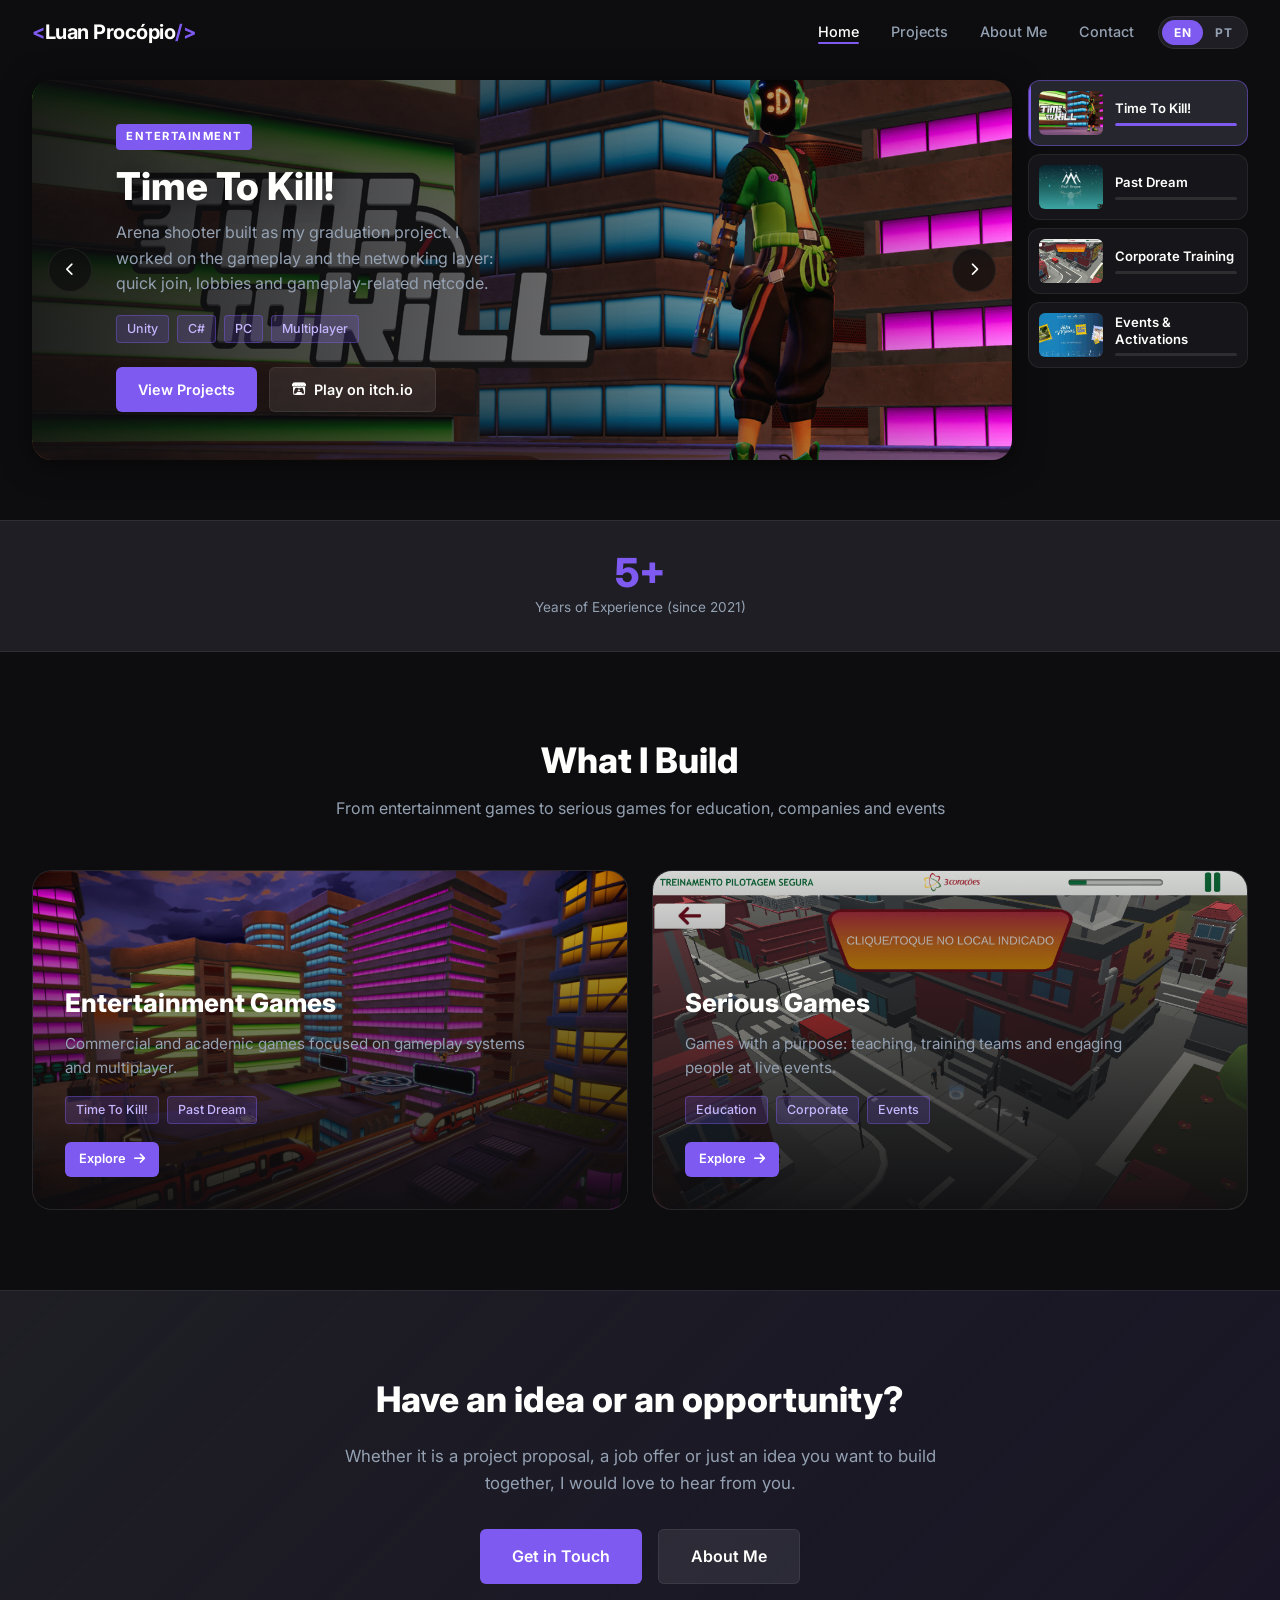
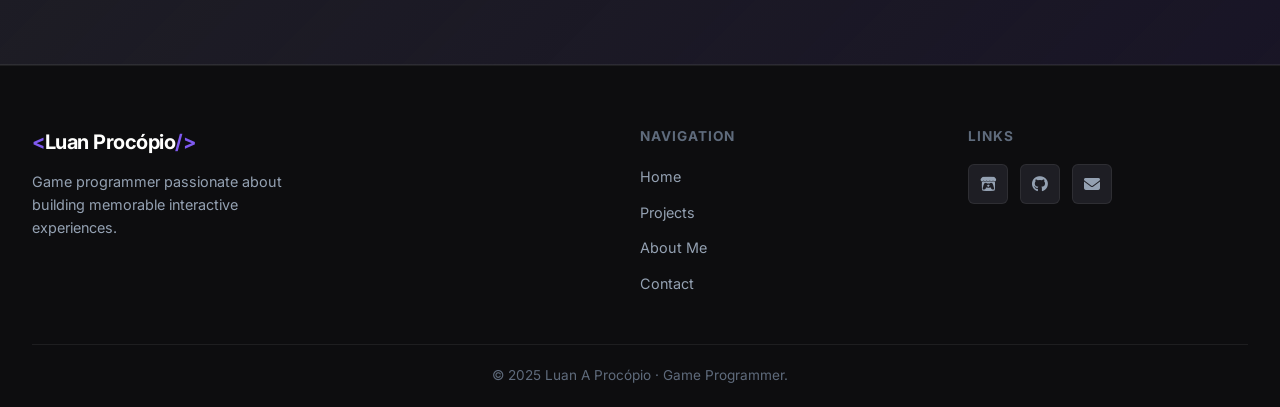
<file: index.html>
<!DOCTYPE html>
<html lang="en">
<head>
  <meta charset="UTF-8" />
  <meta name="viewport" content="width=device-width, initial-scale=1.0" />
  <title>Luan A Procópio | Game Programmer</title>
  <link rel="stylesheet" href="css/style.css?v=7" />
  <link rel="stylesheet" href="https://cdnjs.cloudflare.com/ajax/libs/font-awesome/6.5.0/css/all.min.css" />
  <link href="https://fonts.googleapis.com/css2?family=Inter:wght@300;400;500;600;700;800&display=swap" rel="stylesheet" />
</head>
<body data-title="title.home">

  <!-- ===== NAVBAR ===== -->
  <nav class="navbar" id="navbar">
    <div class="nav-container">
      <a href="index.html" class="nav-logo"><span class="logo-bracket">&lt;</span>Luan Procópio<span class="logo-bracket">/&gt;</span></a>
      <div class="nav-right">
        <ul class="nav-links" id="navLinks">
          <li><a href="index.html" class="active" data-i18n="nav.home">Home</a></li>
          <li><a href="projects.html" data-i18n="nav.projects">Projects</a></li>
          <li><a href="about.html" data-i18n="nav.about">About Me</a></li>
          <li><a href="contact.html" data-i18n="nav.contact">Contact</a></li>
        </ul>
        <div class="lang-toggle" role="group" aria-label="Language">
          <button type="button" data-lang="en">EN</button>
          <button type="button" data-lang="pt">PT</button>
        </div>
        <button class="hamburger" id="hamburger" data-i18n-attr="aria-label:nav.menu" aria-label="Menu">
          <span></span><span></span><span></span>
        </button>
      </div>
    </div>
  </nav>

  <!-- ===== HERO CAROUSEL ===== -->
  <section class="hero-carousel">
    <div class="carousel-main">

      <div class="carousel-slide active" data-index="0">
        <img src="assets/media/entertainment/ttk-cover.jpg" alt="Time To Kill!" class="slide-media" />
        <div class="slide-overlay">
          <div class="slide-content">
            <span class="slide-badge" data-i18n="home.badge.ent">Entertainment</span>
            <h1 class="slide-title">Time To Kill!</h1>
            <p class="slide-desc" data-i18n="home.slide1.desc">Arena shooter built as my graduation project.</p>
            <div class="slide-tags">
              <span class="tag">Unity</span><span class="tag">C#</span><span class="tag">PC</span><span class="tag">Multiplayer</span>
            </div>
            <div class="slide-actions">
              <a href="projects.html#entertainment" class="btn btn-primary" data-i18n="home.cta.view">View Projects</a>
              <a href="https://nulltetz.itch.io/time-to-kill" target="_blank" rel="noopener" class="btn btn-ghost"><i class="fa-brands fa-itch-io"></i> <span data-i18n="proj.ttk.play">Play on itch.io</span></a>
            </div>
          </div>
        </div>
      </div>

      <div class="carousel-slide" data-index="1">
        <img src="assets/media/entertainment/pastdream-cover.jpg" alt="Past Dream" class="slide-media" />
        <div class="slide-overlay">
          <div class="slide-content">
            <span class="slide-badge" data-i18n="home.badge.ent">Entertainment</span>
            <h1 class="slide-title">Past Dream</h1>
            <p class="slide-desc" data-i18n="home.slide2.desc">Mobile game available on Google Play.</p>
            <div class="slide-tags">
              <span class="tag">Unity</span><span class="tag">C#</span><span class="tag">Mobile</span><span class="tag">Google Play</span>
            </div>
            <div class="slide-actions">
              <a href="projects.html#entertainment" class="btn btn-primary" data-i18n="home.cta.view">View Projects</a>
              <a href="https://play.google.com/store/apps/details?id=com.KSToTal.PastDream" target="_blank" rel="noopener" class="btn btn-ghost"><i class="fa-brands fa-google-play"></i> <span data-i18n="proj.pd.play">Get it on Google Play</span></a>
            </div>
          </div>
        </div>
      </div>

      <div class="carousel-slide" data-index="2">
        <img src="assets/media/corporate/3coracoes2.jpg" alt="Corporate training game" class="slide-media" />
        <div class="slide-overlay">
          <div class="slide-content">
            <span class="slide-badge" data-i18n="home.badge.corp">Corporate Training</span>
            <h1 class="slide-title" data-i18n="proj.3c.title">Safe Driving Training</h1>
            <p class="slide-desc" data-i18n="home.slide3.desc">Interactive safety training game for a company.</p>
            <div class="slide-tags">
              <span class="tag">Unity</span><span class="tag">C#</span><span class="tag">Serious Games</span>
            </div>
            <div class="slide-actions">
              <a href="projects.html#corporate" class="btn btn-primary" data-i18n="home.cta.view">View Projects</a>
            </div>
          </div>
        </div>
      </div>

      <div class="carousel-slide" data-index="3">
        <img src="assets/media/posters/game-carro.jpg" alt="Events and activations" class="slide-media" />
        <div class="slide-overlay">
          <div class="slide-content">
            <span class="slide-badge" data-i18n="home.badge.events">Events &amp; Activations</span>
            <h1 class="slide-title" data-i18n="home.slide4.title">Events &amp; Activations</h1>
            <p class="slide-desc" data-i18n="home.slide4.desc">Games and quizzes for totems and events.</p>
            <div class="slide-tags">
              <span class="tag">Unity</span><span class="tag">C#</span><span class="tag">Touch</span><span class="tag">Totems</span>
            </div>
            <div class="slide-actions">
              <a href="projects.html#events" class="btn btn-primary" data-i18n="home.cta.view">View Projects</a>
            </div>
          </div>
        </div>
      </div>

      <button class="carousel-btn prev" id="prevBtn" data-i18n-attr="aria-label:home.prev" aria-label="Previous"><i class="fas fa-chevron-left"></i></button>
      <button class="carousel-btn next" id="nextBtn" data-i18n-attr="aria-label:home.next" aria-label="Next"><i class="fas fa-chevron-right"></i></button>
    </div>

    <div class="carousel-thumbs">
      <div class="thumb active" data-index="0">
        <img src="assets/media/entertainment/ttk-cover.jpg" alt="Time To Kill!" />
        <div class="thumb-info">
          <span class="thumb-title">Time To Kill!</span>
          <div class="thumb-progress"><div class="thumb-bar"></div></div>
        </div>
      </div>
      <div class="thumb" data-index="1">
        <img src="assets/media/entertainment/pastdream-cover.jpg" alt="Past Dream" />
        <div class="thumb-info">
          <span class="thumb-title">Past Dream</span>
          <div class="thumb-progress"><div class="thumb-bar"></div></div>
        </div>
      </div>
      <div class="thumb" data-index="2">
        <img src="assets/media/corporate/3coracoes2.jpg" alt="Corporate training" />
        <div class="thumb-info">
          <span class="thumb-title" data-i18n="home.badge.corp">Corporate Training</span>
          <div class="thumb-progress"><div class="thumb-bar"></div></div>
        </div>
      </div>
      <div class="thumb" data-index="3">
        <img src="assets/media/posters/game-carro.jpg" alt="Events" />
        <div class="thumb-info">
          <span class="thumb-title" data-i18n="home.badge.events">Events &amp; Activations</span>
          <div class="thumb-progress"><div class="thumb-bar"></div></div>
        </div>
      </div>
    </div>
  </section>

  <!-- ===== STATS ===== -->
  <section class="stats-bar">
    <div class="stats-container">
      <div class="stat-item">
        <span class="stat-number" data-target="5" data-suffix="+">5+</span>
        <span class="stat-label" data-i18n="home.stat.years">Years of Experience (since 2021)</span>
      </div>
    </div>
  </section>

  <!-- ===== CATEGORIES ===== -->
  <section class="projects-section">
    <div class="section-header">
      <h2 data-i18n="home.cats.title">What I Build</h2>
      <p data-i18n="home.cats.sub">From entertainment games to serious games</p>
    </div>

    <div class="cat-grid">
      <a href="projects.html#entertainment" class="cat-card">
        <img class="cat-bg" src="assets/media/entertainment/ttk-scenario1.jpg" alt="" />
        <div class="cat-body">
          <h3 data-i18n="home.cat.ent.title">Entertainment Games</h3>
          <p data-i18n="home.cat.ent.desc">Commercial and academic games.</p>
          <div class="cat-chips">
            <span class="tag">Time To Kill!</span>
            <span class="tag">Past Dream</span>
          </div>
          <span class="btn btn-primary btn-sm"><span data-i18n="home.cat.explore">Explore</span> <i class="fas fa-arrow-right"></i></span>
        </div>
      </a>

      <a href="projects.html#serious" class="cat-card">
        <img class="cat-bg" src="assets/media/corporate/3coracoes2.jpg" alt="" />
        <div class="cat-body">
          <h3 data-i18n="home.cat.serious.title">Serious Games</h3>
          <p data-i18n="home.cat.serious.desc">Games with a purpose.</p>
          <div class="cat-chips">
            <span class="tag" data-i18n="home.cat.education">Education</span>
            <span class="tag" data-i18n="home.cat.corporate">Corporate</span>
            <span class="tag" data-i18n="home.cat.events">Events</span>
          </div>
          <span class="btn btn-primary btn-sm"><span data-i18n="home.cat.explore">Explore</span> <i class="fas fa-arrow-right"></i></span>
        </div>
      </a>
    </div>
  </section>

  <!-- ===== CTA ===== -->
  <section class="cta-section">
    <div class="cta-content">
      <h2 data-i18n="home.cta.title">Have an idea or an opportunity?</h2>
      <p data-i18n="home.cta.desc">Get in touch.</p>
      <div class="cta-buttons">
        <a href="contact.html" class="btn btn-primary btn-lg" data-i18n="home.cta.contact">Get in Touch</a>
        <a href="about.html" class="btn btn-ghost btn-lg" data-i18n="home.cta.about">About Me</a>
      </div>
    </div>
  </section>

  <!-- ===== FOOTER ===== -->
  <footer class="footer">
    <div class="footer-container">
      <div class="footer-brand">
        <a href="index.html" class="nav-logo"><span class="logo-bracket">&lt;</span>Luan Procópio<span class="logo-bracket">/&gt;</span></a>
        <p data-i18n="footer.tagline">Game programmer passionate about building memorable interactive experiences.</p>
      </div>
      <div class="footer-links">
        <h4 data-i18n="footer.nav">Navigation</h4>
        <ul>
          <li><a href="index.html" data-i18n="nav.home">Home</a></li>
          <li><a href="projects.html" data-i18n="nav.projects">Projects</a></li>
          <li><a href="about.html" data-i18n="nav.about">About Me</a></li>
          <li><a href="contact.html" data-i18n="nav.contact">Contact</a></li>
        </ul>
      </div>
      <div class="footer-social">
        <h4 data-i18n="footer.links">Links</h4>
        <div class="social-links">
          <a href="https://laap.itch.io/" target="_blank" rel="noopener" aria-label="Itch.io"><i class="fa-brands fa-itch-io"></i></a>
          <a href="https://github.com/laap07" target="_blank" rel="noopener" aria-label="GitHub"><i class="fa-brands fa-github"></i></a>
          <a href="mailto:luanprocopio@hotmail.com" aria-label="E-mail"><i class="fas fa-envelope"></i></a>
        </div>
      </div>
    </div>
    <div class="footer-bottom">
      <p>&copy; 2025 <span data-i18n="footer.rights">Luan A Procópio · Game Programmer.</span></p>
    </div>
  </footer>

  <script src="js/i18n.js?v=7"></script>
  <script src="js/main.js?v=7"></script>
</body>
</html>
</file>
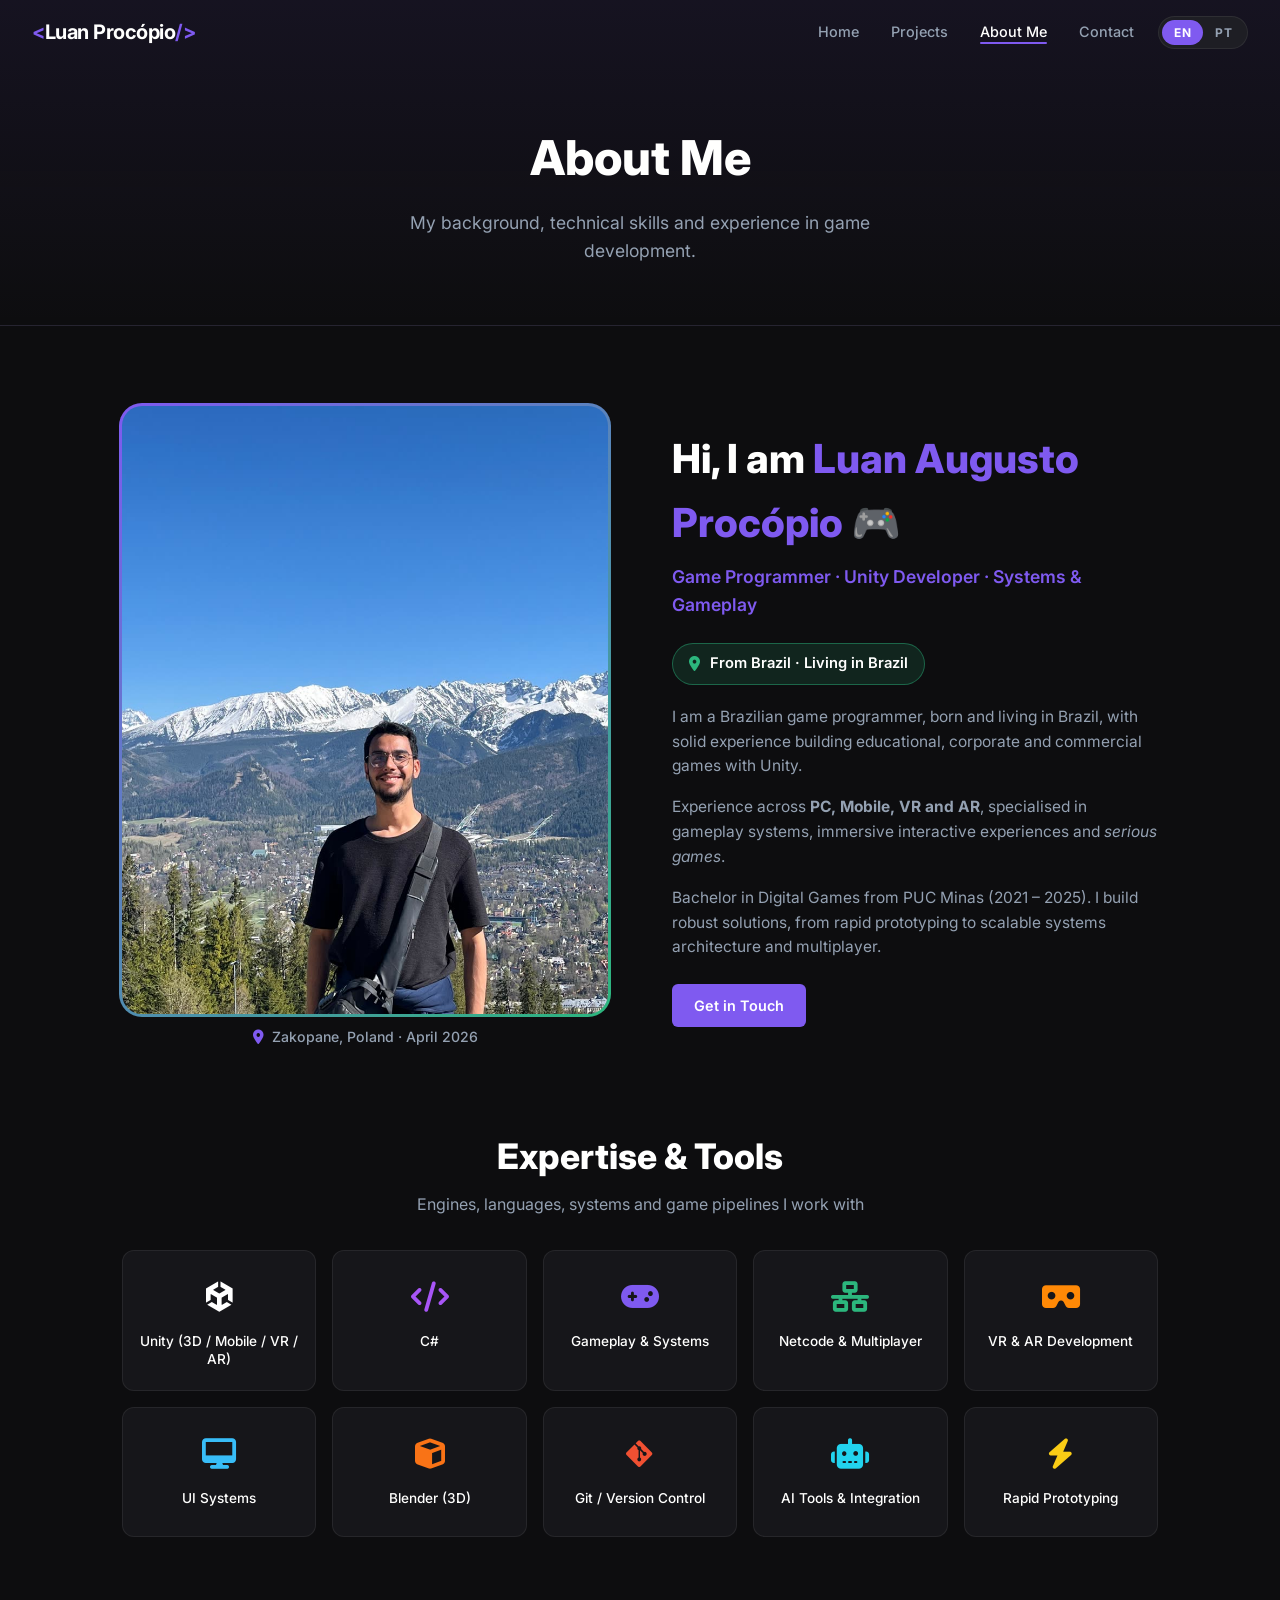
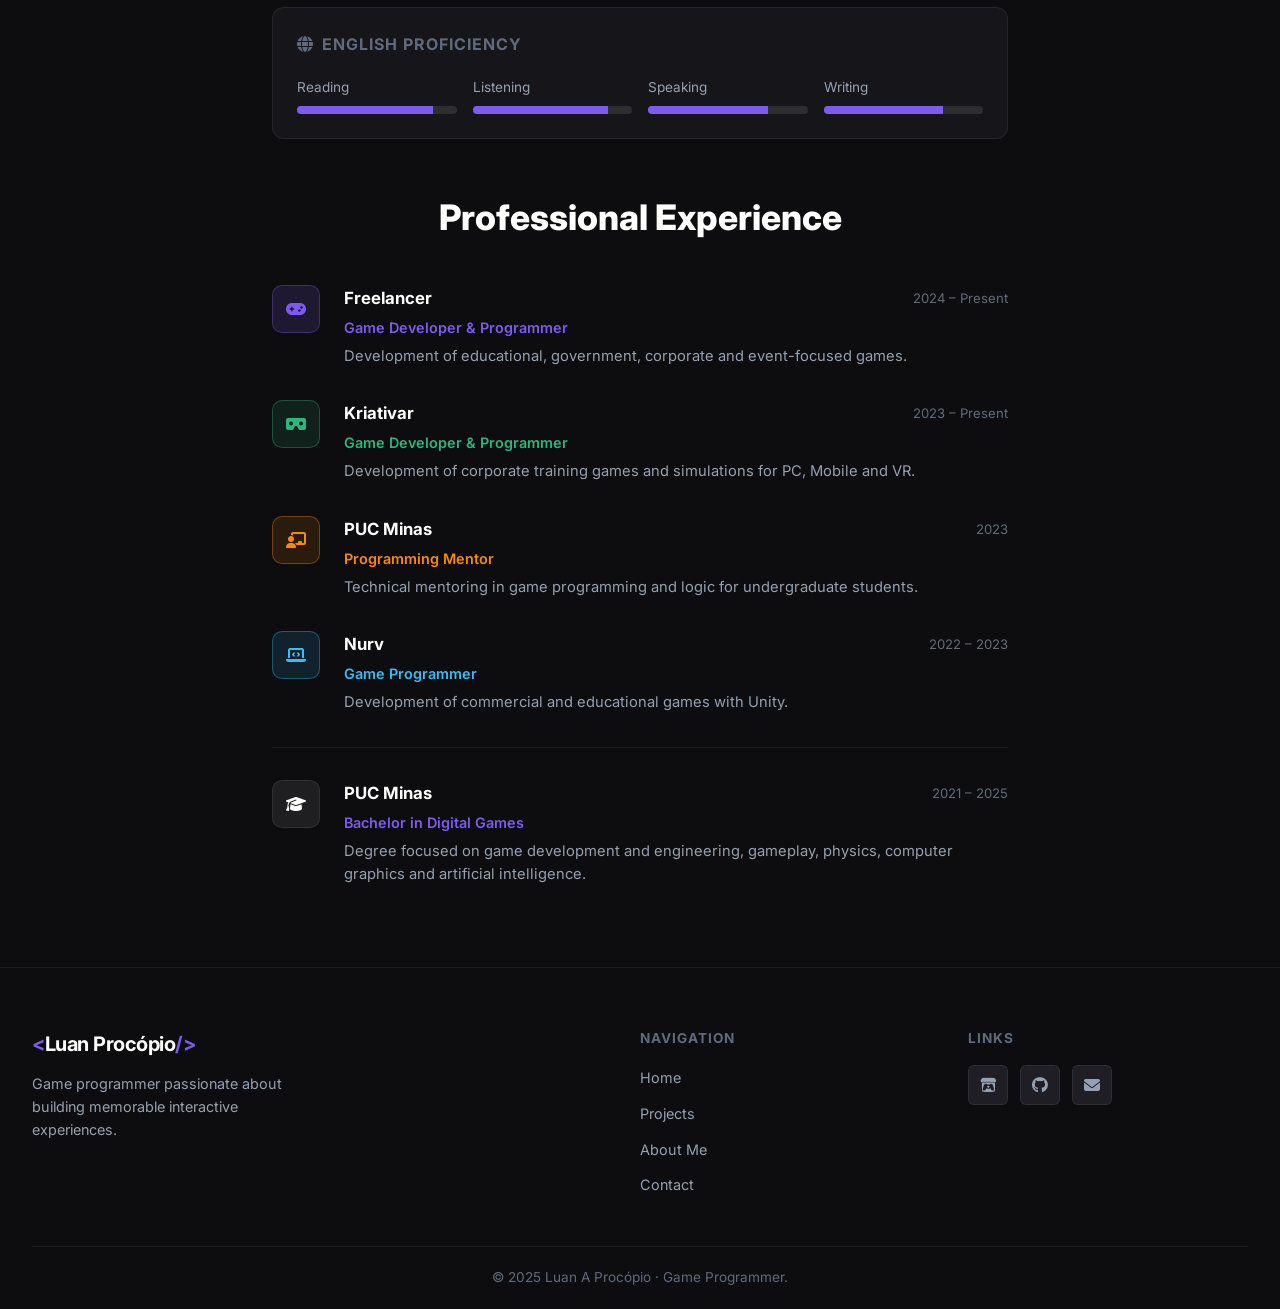
<file: about.html>
<!DOCTYPE html>
<html lang="en">
<head>
  <meta charset="UTF-8" />
  <meta name="viewport" content="width=device-width, initial-scale=1.0" />
  <title>About Me | Luan A Procópio</title>
  <link rel="stylesheet" href="css/style.css?v=7" />
  <link rel="stylesheet" href="https://cdnjs.cloudflare.com/ajax/libs/font-awesome/6.5.0/css/all.min.css" />
  <link href="https://fonts.googleapis.com/css2?family=Inter:wght@300;400;500;600;700;800&display=swap" rel="stylesheet" />
</head>
<body data-title="title.about">

  <nav class="navbar" id="navbar">
    <div class="nav-container">
      <a href="index.html" class="nav-logo"><span class="logo-bracket">&lt;</span>Luan Procópio<span class="logo-bracket">/&gt;</span></a>
      <div class="nav-right">
        <ul class="nav-links" id="navLinks">
          <li><a href="index.html" data-i18n="nav.home">Home</a></li>
          <li><a href="projects.html" data-i18n="nav.projects">Projects</a></li>
          <li><a href="about.html" class="active" data-i18n="nav.about">About Me</a></li>
          <li><a href="contact.html" data-i18n="nav.contact">Contact</a></li>
        </ul>
        <div class="lang-toggle" role="group" aria-label="Language">
          <button type="button" data-lang="en">EN</button>
          <button type="button" data-lang="pt">PT</button>
        </div>
        <button class="hamburger" id="hamburger" data-i18n-attr="aria-label:nav.menu" aria-label="Menu">
          <span></span><span></span><span></span>
        </button>
      </div>
    </div>
  </nav>

  <section class="page-hero">
    <h1 data-i18n="about.hero.title">About Me</h1>
    <p data-i18n="about.hero.sub">My background, technical skills and experience in game development.</p>
  </section>

  <!-- Intro -->
  <section class="about-section">
    <figure class="about-photo-col">
      <div class="about-image-wrap">
        <img src="assets/images/profile.jpg" alt="Luan Augusto Procópio - Game Programmer" />
      </div>
      <figcaption class="about-photo-caption">
        <i class="fas fa-location-dot"></i>
        <span data-i18n="about.photo.caption">Zakopane, Poland · April 2026</span>
      </figcaption>
    </figure>
    <div class="about-text">
      <h1><span data-i18n="about.hello">Hi, I am</span> <span style="color:var(--accent)">Luan Augusto Procópio</span> 🎮</h1>
      <p class="role" data-i18n="about.role">Game Programmer · Unity Developer · Systems &amp; Gameplay</p>
      <div class="about-location-badge">
        <i class="fas fa-location-dot"></i>
        <span data-i18n="about.location.badge">From Brazil · Living in Brazil</span>
      </div>
      <p data-i18n="about.p1">I am a Brazilian game programmer, born and living in Brazil, with solid experience building educational, corporate and commercial games with Unity.</p>
      <p data-i18n-html="about.p2">Experience across <strong>PC, Mobile, VR and AR</strong>.</p>
      <p data-i18n="about.p3">Bachelor in Digital Games from PUC Minas (2021 – 2025).</p>
      <div style="display:flex; gap:12px; flex-wrap:wrap; margin-top:24px;">
        <a href="contact.html" class="btn btn-primary" data-i18n="about.contact">Get in Touch</a>
      </div>
    </div>
  </section>

  <!-- Skills -->
  <section class="skills-wrap">
    <div class="section-header">
      <h2 data-i18n="about.skills.title">Expertise &amp; Tools</h2>
      <p data-i18n="about.skills.sub">Engines, languages, systems and game pipelines I work with</p>
    </div>
    <div class="skills-grid">
      <div class="skill-card"><i class="fa-brands fa-unity" style="color:#ffffff;"></i><span data-i18n="skill.unity">Unity (3D / Mobile / VR / AR)</span></div>
      <div class="skill-card"><i class="fas fa-code" style="color:#a855f7;"></i><span data-i18n="skill.csharp">C#</span></div>
      <div class="skill-card"><i class="fas fa-gamepad" style="color:#7f5af0;"></i><span data-i18n="skill.gameplay">Gameplay &amp; Systems</span></div>
      <div class="skill-card"><i class="fas fa-network-wired" style="color:#2cb67d;"></i><span data-i18n="skill.netcode">Netcode &amp; Multiplayer</span></div>
      <div class="skill-card"><i class="fas fa-vr-cardboard" style="color:#ff8906;"></i><span data-i18n="skill.vrar">VR &amp; AR Development</span></div>
      <div class="skill-card"><i class="fas fa-desktop" style="color:#38bdf8;"></i><span data-i18n="skill.ui">UI Systems</span></div>
      <div class="skill-card"><i class="fas fa-cube" style="color:#f97316;"></i><span data-i18n="skill.blender">Blender (3D)</span></div>
      <div class="skill-card"><i class="fa-brands fa-git-alt" style="color:#f05032;"></i><span data-i18n="skill.git">Git / Version Control</span></div>
      <div class="skill-card"><i class="fas fa-robot" style="color:#22d3ee;"></i><span data-i18n="skill.ai">AI Tools &amp; Integration</span></div>
      <div class="skill-card"><i class="fas fa-bolt" style="color:#facc15;"></i><span data-i18n="skill.proto">Rapid Prototyping</span></div>
    </div>
  </section>

  <!-- English -->
  <section class="lang-block">
    <div class="sidebar-card">
      <h3 style="margin-bottom:16px; font-size:1rem;"><i class="fas fa-globe"></i><span data-i18n="about.english">English Proficiency</span></h3>
      <div class="lang-bars">
        <div><span class="lbl" data-i18n="about.reading">Reading</span><div class="bar"><div style="width:85%"></div></div></div>
        <div><span class="lbl" data-i18n="about.listening">Listening</span><div class="bar"><div style="width:85%"></div></div></div>
        <div><span class="lbl" data-i18n="about.speaking">Speaking</span><div class="bar"><div style="width:75%"></div></div></div>
        <div><span class="lbl" data-i18n="about.writing">Writing</span><div class="bar"><div style="width:75%"></div></div></div>
      </div>
    </div>
  </section>

  <!-- Experience -->
  <section class="timeline">
    <div class="section-header">
      <h2 data-i18n="about.exp.title">Professional Experience</h2>
    </div>
    <div class="tl-list">

      <div class="tl-item">
        <div class="tl-icon" style="background:rgba(127,90,240,0.15); border:1px solid rgba(127,90,240,0.35); color:var(--accent);"><i class="fas fa-gamepad"></i></div>
        <div class="tl-body">
          <div class="tl-top"><h3 data-i18n="about.exp.free.title">Freelancer</h3><span class="date">2024 – <span data-i18n="about.present">Present</span></span></div>
          <p class="tl-role" style="color:var(--accent);" data-i18n="about.exp.free.role">Game Developer &amp; Programmer</p>
          <p class="tl-desc" data-i18n="about.exp.free.desc">Development of educational, government, corporate and event-focused games.</p>
        </div>
      </div>

      <div class="tl-item">
        <div class="tl-icon" style="background:rgba(44,182,125,0.12); border:1px solid rgba(44,182,125,0.35); color:var(--accent-2);"><i class="fas fa-vr-cardboard"></i></div>
        <div class="tl-body">
          <div class="tl-top"><h3>Kriativar</h3><span class="date">2023 – <span data-i18n="about.present">Present</span></span></div>
          <p class="tl-role" style="color:var(--accent-2);" data-i18n="about.exp.kria.role">Game Developer &amp; Programmer</p>
          <p class="tl-desc" data-i18n="about.exp.kria.desc">Development of corporate training games and simulations for PC, Mobile and VR.</p>
        </div>
      </div>

      <div class="tl-item">
        <div class="tl-icon" style="background:rgba(255,137,6,0.12); border:1px solid rgba(255,137,6,0.35); color:#ff8906;"><i class="fas fa-chalkboard-teacher"></i></div>
        <div class="tl-body">
          <div class="tl-top"><h3>PUC Minas</h3><span class="date">2023</span></div>
          <p class="tl-role" style="color:#ff8906;" data-i18n="about.exp.mentor.role">Programming Mentor</p>
          <p class="tl-desc" data-i18n="about.exp.mentor.desc">Technical mentoring in game programming and logic for undergraduate students.</p>
        </div>
      </div>

      <div class="tl-item">
        <div class="tl-icon" style="background:rgba(56,189,248,0.12); border:1px solid rgba(56,189,248,0.35); color:#38bdf8;"><i class="fas fa-laptop-code"></i></div>
        <div class="tl-body">
          <div class="tl-top"><h3>Nurv</h3><span class="date">2022 – 2023</span></div>
          <p class="tl-role" style="color:#38bdf8;" data-i18n="about.exp.nurv.role">Game Programmer</p>
          <p class="tl-desc" data-i18n="about.exp.nurv.desc">Development of commercial and educational games with Unity.</p>
        </div>
      </div>

      <div class="tl-item sep">
        <div class="tl-icon" style="background:rgba(255,255,255,0.08); border:1px solid var(--border); color:var(--text-primary);"><i class="fas fa-graduation-cap"></i></div>
        <div class="tl-body">
          <div class="tl-top"><h3>PUC Minas</h3><span class="date">2021 – 2025</span></div>
          <p class="tl-role" style="color:var(--accent);" data-i18n="about.edu.degree">Bachelor in Digital Games</p>
          <p class="tl-desc" data-i18n="about.edu.desc">Degree focused on game development and engineering.</p>
        </div>
      </div>

    </div>
  </section>

  <footer class="footer">
    <div class="footer-container">
      <div class="footer-brand">
        <a href="index.html" class="nav-logo"><span class="logo-bracket">&lt;</span>Luan Procópio<span class="logo-bracket">/&gt;</span></a>
        <p data-i18n="footer.tagline">Game programmer passionate about building memorable interactive experiences.</p>
      </div>
      <div class="footer-links">
        <h4 data-i18n="footer.nav">Navigation</h4>
        <ul>
          <li><a href="index.html" data-i18n="nav.home">Home</a></li>
          <li><a href="projects.html" data-i18n="nav.projects">Projects</a></li>
          <li><a href="about.html" data-i18n="nav.about">About Me</a></li>
          <li><a href="contact.html" data-i18n="nav.contact">Contact</a></li>
        </ul>
      </div>
      <div class="footer-social">
        <h4 data-i18n="footer.links">Links</h4>
        <div class="social-links">
          <a href="https://laap.itch.io/" target="_blank" rel="noopener" aria-label="Itch.io"><i class="fa-brands fa-itch-io"></i></a>
          <a href="https://github.com/laap07" target="_blank" rel="noopener" aria-label="GitHub"><i class="fa-brands fa-github"></i></a>
          <a href="mailto:luanprocopio@hotmail.com" aria-label="E-mail"><i class="fas fa-envelope"></i></a>
        </div>
      </div>
    </div>
    <div class="footer-bottom">
      <p>&copy; 2025 <span data-i18n="footer.rights">Luan A Procópio · Game Programmer.</span></p>
    </div>
  </footer>

  <script src="js/i18n.js?v=7"></script>
  <script src="js/main.js?v=7"></script>
</body>
</html>
</file>
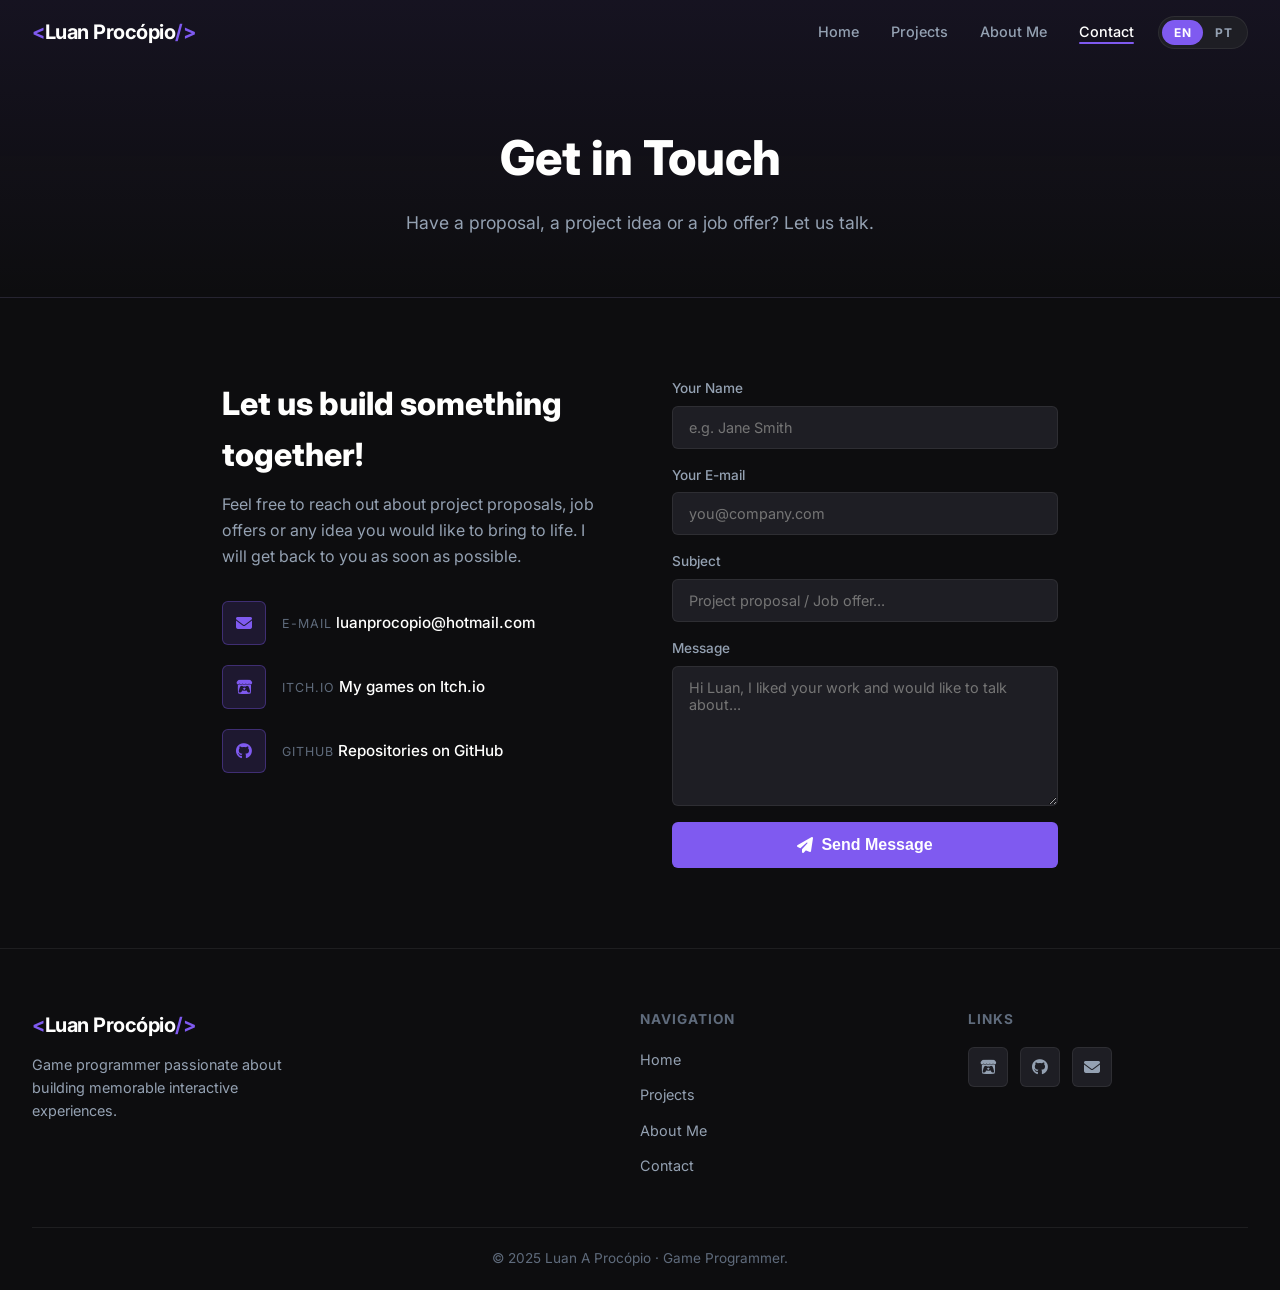
<file: contact.html>
<!DOCTYPE html>
<html lang="en">
<head>
  <meta charset="UTF-8" />
  <meta name="viewport" content="width=device-width, initial-scale=1.0" />
  <title>Contact | Luan A Procópio</title>
  <link rel="stylesheet" href="css/style.css?v=7" />
  <link rel="stylesheet" href="https://cdnjs.cloudflare.com/ajax/libs/font-awesome/6.5.0/css/all.min.css" />
  <link href="https://fonts.googleapis.com/css2?family=Inter:wght@300;400;500;600;700;800&display=swap" rel="stylesheet" />
</head>
<body data-title="title.contact">

  <nav class="navbar" id="navbar">
    <div class="nav-container">
      <a href="index.html" class="nav-logo"><span class="logo-bracket">&lt;</span>Luan Procópio<span class="logo-bracket">/&gt;</span></a>
      <div class="nav-right">
        <ul class="nav-links" id="navLinks">
          <li><a href="index.html" data-i18n="nav.home">Home</a></li>
          <li><a href="projects.html" data-i18n="nav.projects">Projects</a></li>
          <li><a href="about.html" data-i18n="nav.about">About Me</a></li>
          <li><a href="contact.html" class="active" data-i18n="nav.contact">Contact</a></li>
        </ul>
        <div class="lang-toggle" role="group" aria-label="Language">
          <button type="button" data-lang="en">EN</button>
          <button type="button" data-lang="pt">PT</button>
        </div>
        <button class="hamburger" id="hamburger" data-i18n-attr="aria-label:nav.menu" aria-label="Menu">
          <span></span><span></span><span></span>
        </button>
      </div>
    </div>
  </nav>

  <section class="page-hero">
    <h1 data-i18n="contact.hero.title">Get in Touch</h1>
    <p data-i18n="contact.hero.sub">Have a proposal, a project idea or a job offer? Let us talk.</p>
  </section>

  <section class="contact-section">
    <div class="contact-info">
      <h2 data-i18n="contact.info.title">Let us build something together!</h2>
      <p data-i18n="contact.info.desc">Feel free to reach out about project proposals, job offers or any idea.</p>

      <div class="contact-item">
        <div class="contact-item-icon"><i class="fas fa-envelope"></i></div>
        <div class="contact-item-text">
          <span class="label" data-i18n="contact.email">E-mail</span>
          <a class="value" href="mailto:luanprocopio@hotmail.com">luanprocopio@hotmail.com</a>
        </div>
      </div>

      <div class="contact-item">
        <div class="contact-item-icon"><i class="fa-brands fa-itch-io"></i></div>
        <div class="contact-item-text">
          <span class="label" data-i18n="contact.itch">Itch.io</span>
          <a class="value" href="https://laap.itch.io/" target="_blank" rel="noopener" data-i18n="contact.itch.v">My games on Itch.io</a>
        </div>
      </div>

      <div class="contact-item">
        <div class="contact-item-icon"><i class="fa-brands fa-github"></i></div>
        <div class="contact-item-text">
          <span class="label" data-i18n="contact.github">GitHub</span>
          <a class="value" href="https://github.com/laap07" target="_blank" rel="noopener" data-i18n="contact.github.v">Repositories on GitHub</a>
        </div>
      </div>
    </div>

    <div>
      <!-- Messages are delivered to the e-mail via FormSubmit token -->
      <form class="contact-form" id="contactForm" action="https://formsubmit.co/ajax/4752e84083942295151dafdc7e110a40" method="POST">
        <input type="hidden" name="_subject" value="New message from the portfolio website" />
        <input type="hidden" name="_template" value="table" />
        <input type="hidden" name="_captcha" value="false" />
        <input type="text" name="_honey" class="hp-field" tabindex="-1" autocomplete="off" aria-hidden="true" />

        <div class="form-group">
          <label for="name" data-i18n="contact.name">Your Name</label>
          <input type="text" id="name" name="name" data-i18n-attr="placeholder:contact.name.ph" placeholder="e.g. Jane Smith" required />
        </div>
        <div class="form-group">
          <label for="email" data-i18n="contact.email.label">Your E-mail</label>
          <input type="email" id="email" name="email" data-i18n-attr="placeholder:contact.email.ph" placeholder="you@company.com" required />
        </div>
        <div class="form-group">
          <label for="subject" data-i18n="contact.subject">Subject</label>
          <input type="text" id="subject" name="subject" data-i18n-attr="placeholder:contact.subject.ph" placeholder="Project proposal / Job offer..." required />
        </div>
        <div class="form-group">
          <label for="message" data-i18n="contact.message">Message</label>
          <textarea id="message" name="message" data-i18n-attr="placeholder:contact.message.ph" placeholder="Hi Luan, I liked your work and would like to talk about..." required></textarea>
        </div>
        <div class="form-error" id="formError" data-i18n="contact.error">Something went wrong while sending.</div>
        <button type="submit" class="btn btn-primary btn-lg" style="justify-content:center;">
          <i class="fas fa-paper-plane"></i> <span data-i18n="contact.send">Send Message</span>
        </button>
      </form>

      <div class="form-success" id="formSuccess">
        <i class="fas fa-check-circle" style="font-size:2rem; margin-bottom:12px;"></i>
        <h3 data-i18n="contact.success.title">Message sent!</h3>
        <p data-i18n="contact.success.desc">Thank you for reaching out.</p>
      </div>
    </div>
  </section>

  <footer class="footer">
    <div class="footer-container">
      <div class="footer-brand">
        <a href="index.html" class="nav-logo"><span class="logo-bracket">&lt;</span>Luan Procópio<span class="logo-bracket">/&gt;</span></a>
        <p data-i18n="footer.tagline">Game programmer passionate about building memorable interactive experiences.</p>
      </div>
      <div class="footer-links">
        <h4 data-i18n="footer.nav">Navigation</h4>
        <ul>
          <li><a href="index.html" data-i18n="nav.home">Home</a></li>
          <li><a href="projects.html" data-i18n="nav.projects">Projects</a></li>
          <li><a href="about.html" data-i18n="nav.about">About Me</a></li>
          <li><a href="contact.html" data-i18n="nav.contact">Contact</a></li>
        </ul>
      </div>
      <div class="footer-social">
        <h4 data-i18n="footer.links">Links</h4>
        <div class="social-links">
          <a href="https://laap.itch.io/" target="_blank" rel="noopener" aria-label="Itch.io"><i class="fa-brands fa-itch-io"></i></a>
          <a href="https://github.com/laap07" target="_blank" rel="noopener" aria-label="GitHub"><i class="fa-brands fa-github"></i></a>
          <a href="mailto:luanprocopio@hotmail.com" aria-label="E-mail"><i class="fas fa-envelope"></i></a>
        </div>
      </div>
    </div>
    <div class="footer-bottom">
      <p>&copy; 2025 <span data-i18n="footer.rights">Luan A Procópio · Game Programmer.</span></p>
    </div>
  </footer>

  <script src="js/i18n.js?v=7"></script>
  <script src="js/main.js?v=7"></script>
</body>
</html>
</file>
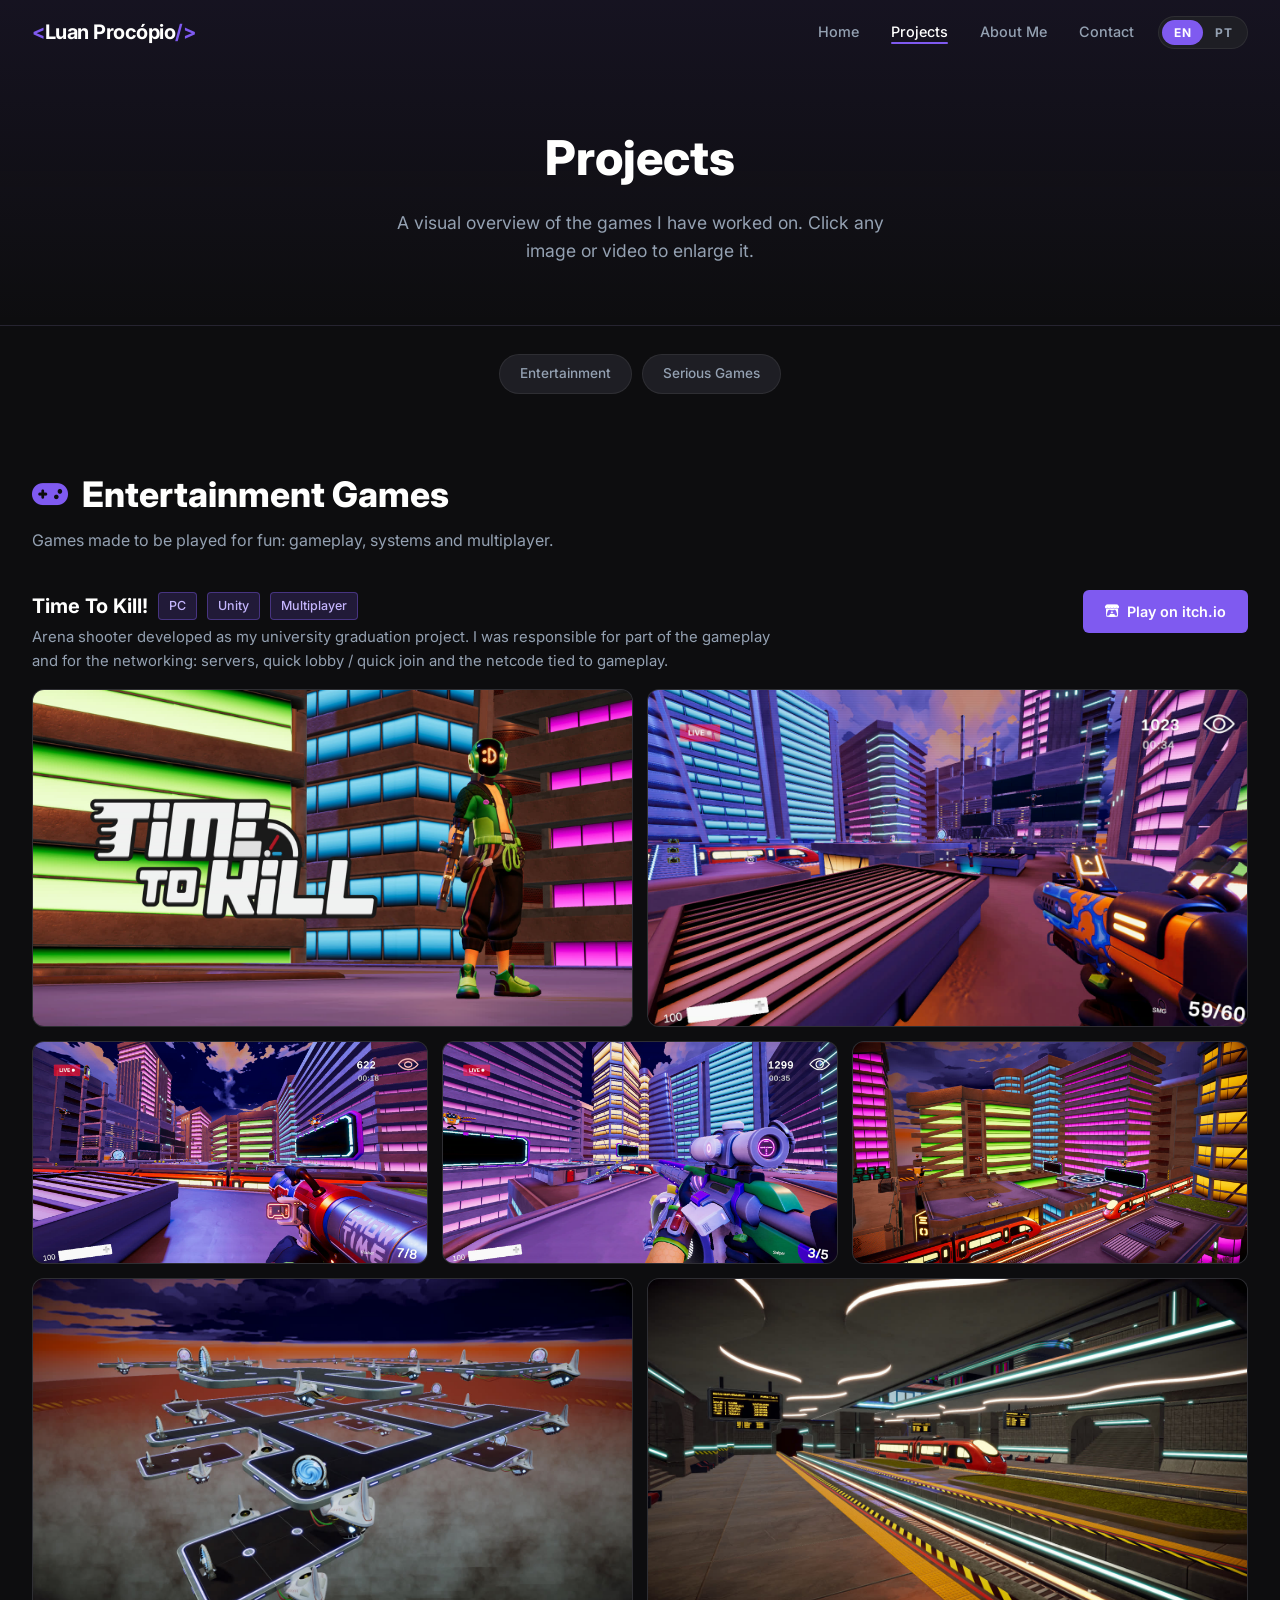
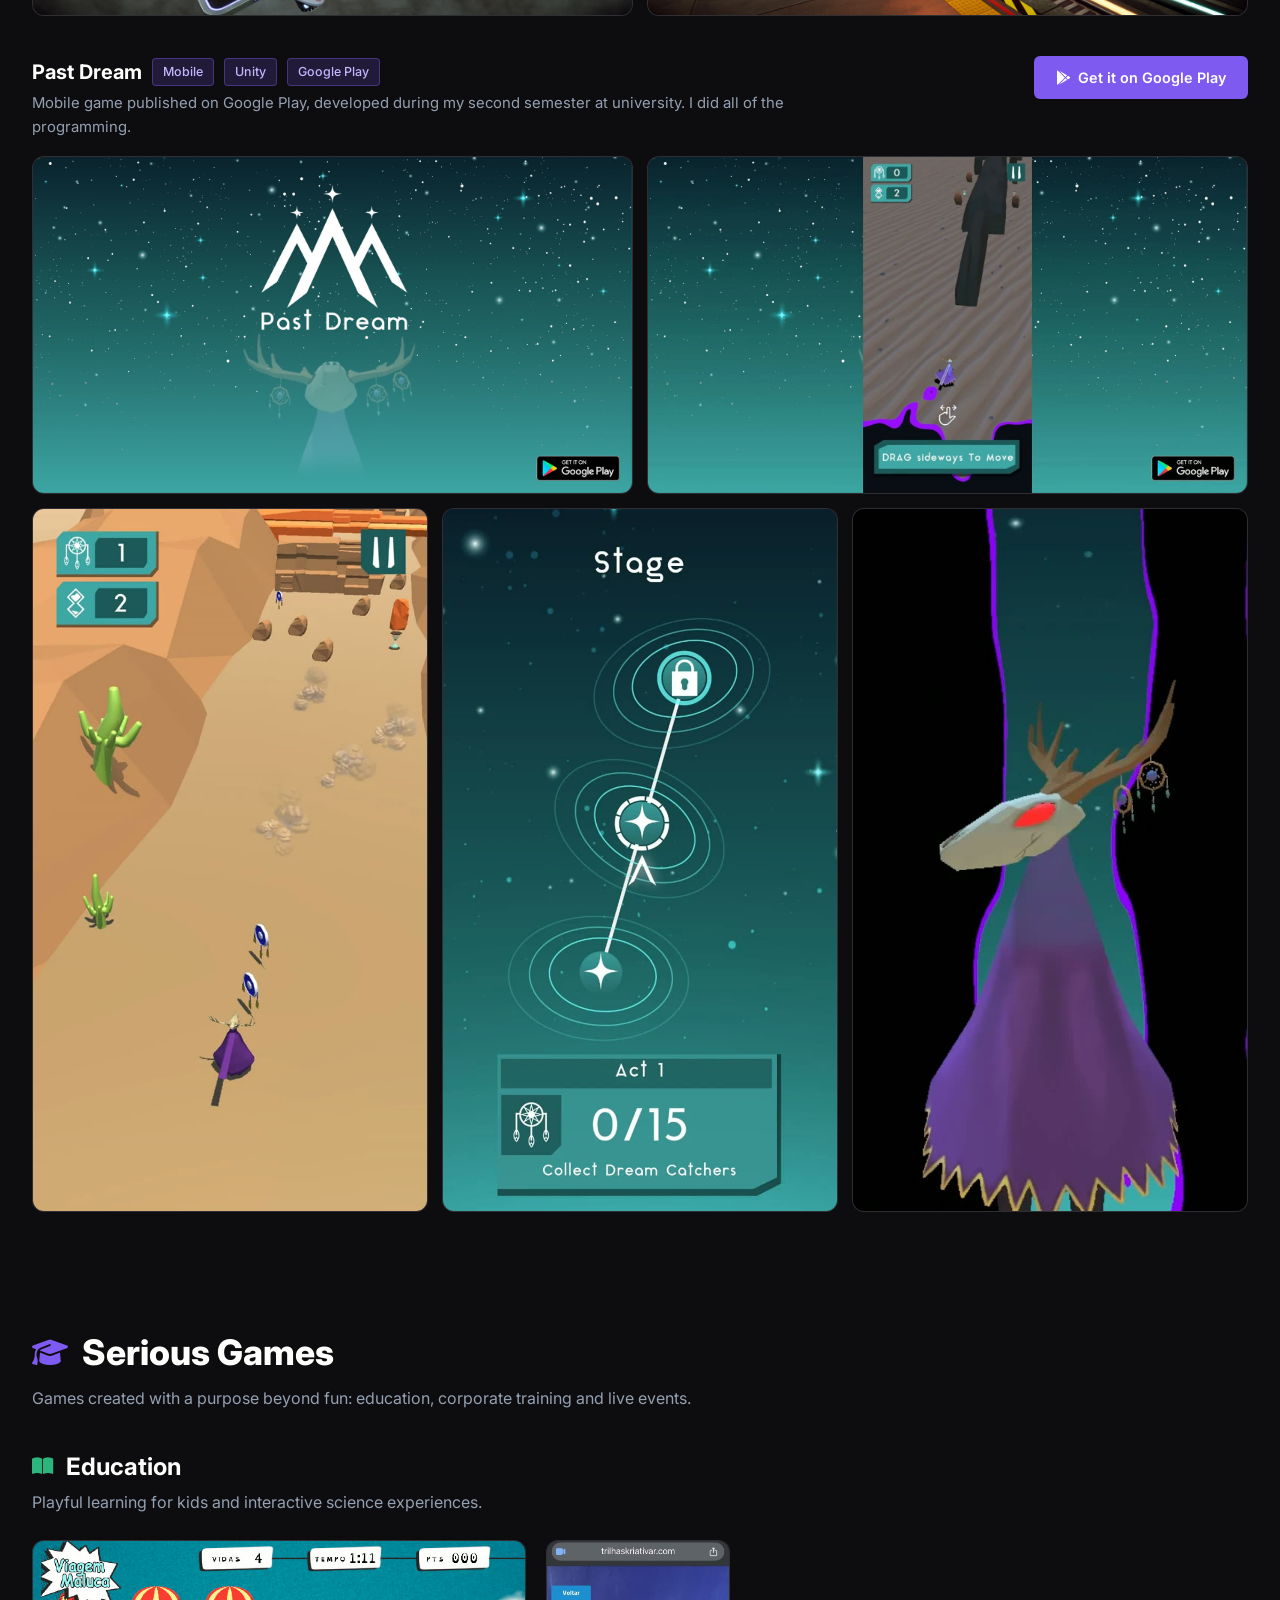
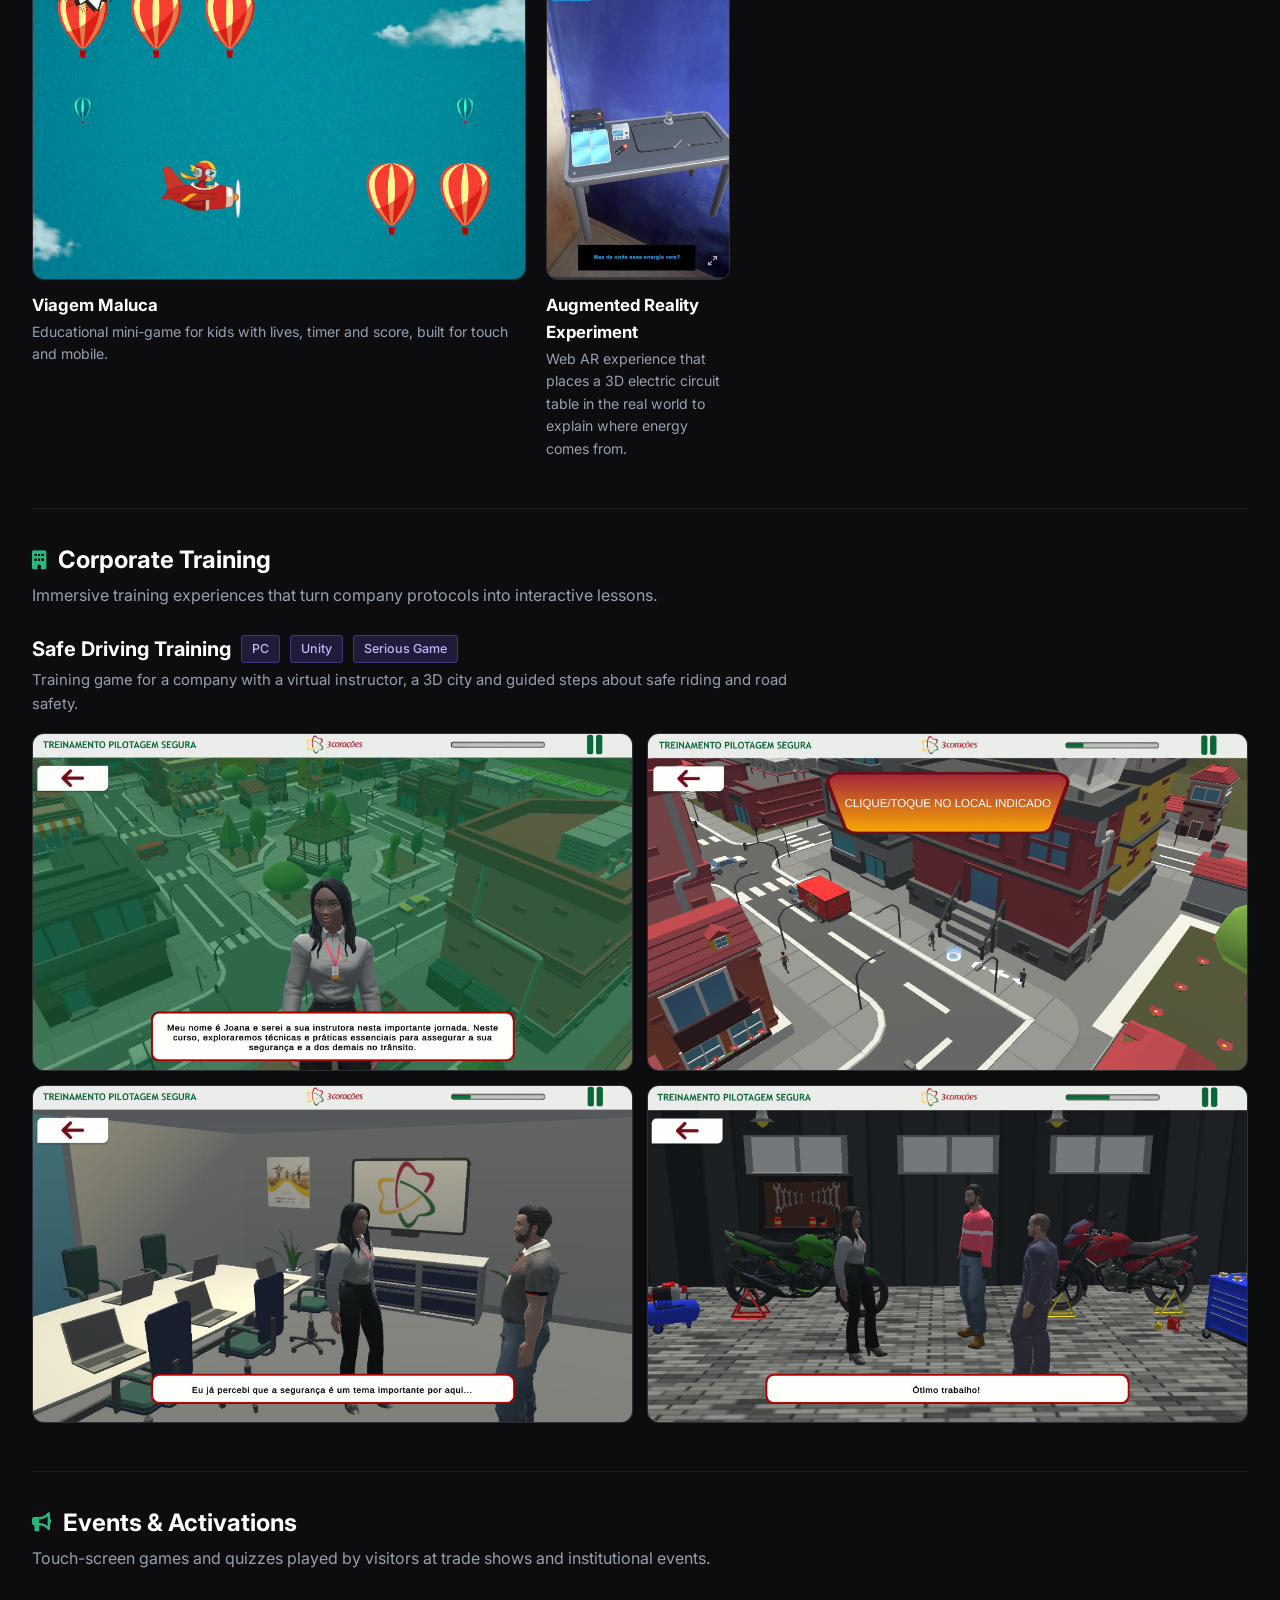
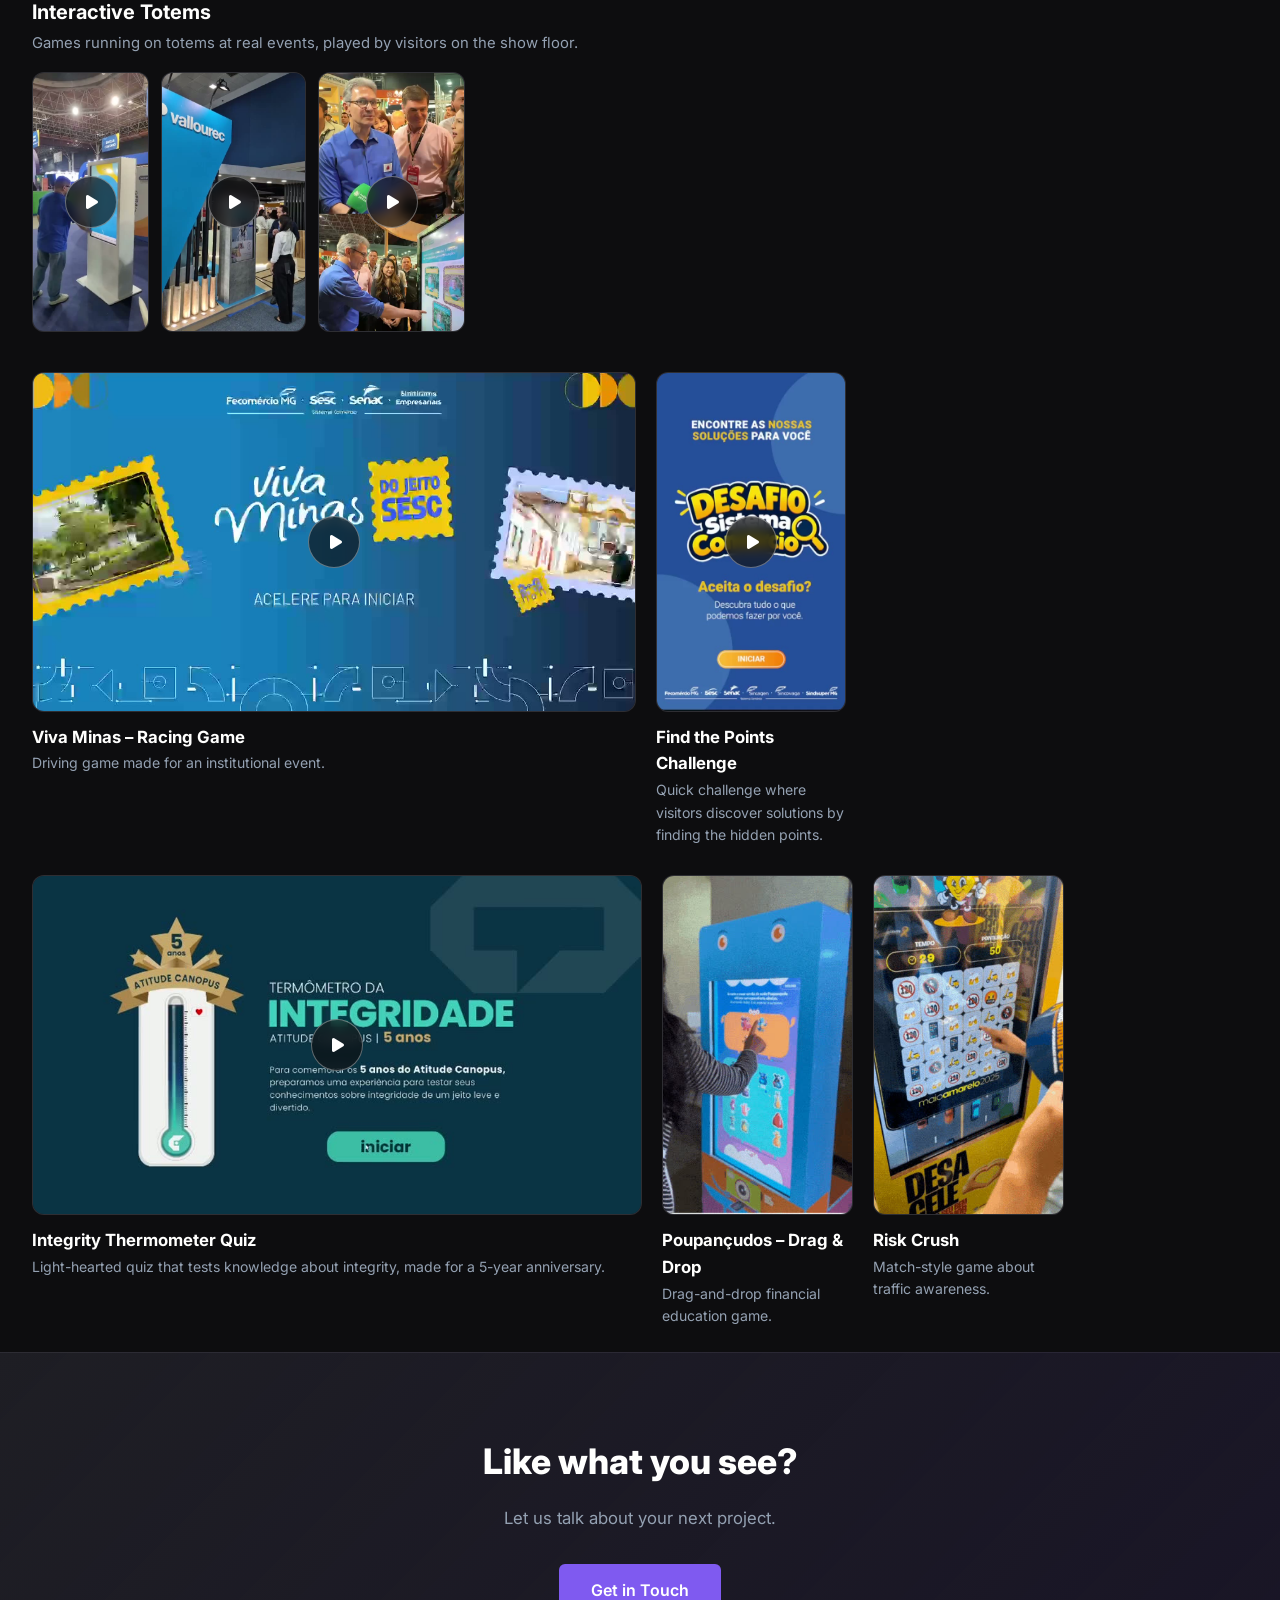
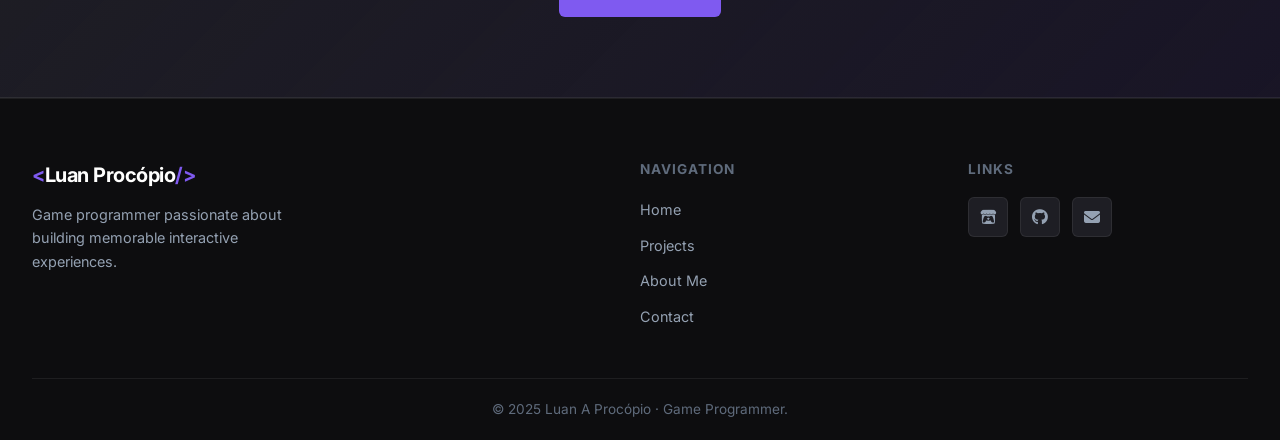
<file: projects.html>
<!DOCTYPE html>
<html lang="en">
<head>
  <meta charset="UTF-8" />
  <meta name="viewport" content="width=device-width, initial-scale=1.0" />
  <title>Projects | Luan A Procópio</title>
  <link rel="stylesheet" href="css/style.css?v=7" />
  <link rel="stylesheet" href="https://cdnjs.cloudflare.com/ajax/libs/font-awesome/6.5.0/css/all.min.css" />
  <link href="https://fonts.googleapis.com/css2?family=Inter:wght@300;400;500;600;700;800&display=swap" rel="stylesheet" />
</head>
<body data-title="title.projects">

  <nav class="navbar" id="navbar">
    <div class="nav-container">
      <a href="index.html" class="nav-logo"><span class="logo-bracket">&lt;</span>Luan Procópio<span class="logo-bracket">/&gt;</span></a>
      <div class="nav-right">
        <ul class="nav-links" id="navLinks">
          <li><a href="index.html" data-i18n="nav.home">Home</a></li>
          <li><a href="projects.html" class="active" data-i18n="nav.projects">Projects</a></li>
          <li><a href="about.html" data-i18n="nav.about">About Me</a></li>
          <li><a href="contact.html" data-i18n="nav.contact">Contact</a></li>
        </ul>
        <div class="lang-toggle" role="group" aria-label="Language">
          <button type="button" data-lang="en">EN</button>
          <button type="button" data-lang="pt">PT</button>
        </div>
        <button class="hamburger" id="hamburger" data-i18n-attr="aria-label:nav.menu" aria-label="Menu">
          <span></span><span></span><span></span>
        </button>
      </div>
    </div>
  </nav>

  <section class="page-hero">
    <h1 data-i18n="proj.hero.title">Projects</h1>
    <p data-i18n="proj.hero.sub">A visual overview of the games I have worked on.</p>
  </section>

  <div class="proj-tabs">
    <a href="#entertainment" class="filter-btn" data-i18n="proj.tab.ent">Entertainment</a>
    <a href="#serious" class="filter-btn" data-i18n="proj.tab.serious">Serious Games</a>
  </div>

  <!-- =====================================================
       ENTERTAINMENT
       ===================================================== -->
  <section class="proj-section" id="entertainment">
    <div class="proj-head">
      <h2><i class="fas fa-gamepad"></i> <span data-i18n="proj.ent.title">Entertainment Games</span></h2>
      <p data-i18n="proj.ent.sub">Games made to be played for fun.</p>
    </div>

    <!-- Time To Kill -->
    <article class="proj-block">
      <div class="proj-block-head">
        <div class="txt">
          <h4>Time To Kill! <span class="tag">PC</span><span class="tag">Unity</span><span class="tag">Multiplayer</span></h4>
          <p data-i18n="proj.ttk.desc">Arena shooter developed as my graduation project.</p>
        </div>
        <a href="https://nulltetz.itch.io/time-to-kill" target="_blank" rel="noopener" class="btn btn-primary">
          <i class="fa-brands fa-itch-io"></i> <span data-i18n="proj.ttk.play">Play on itch.io</span>
        </a>
      </div>
      <div class="gallery grid6">
        <figure class="media span3" style="--ar:16/9" data-kind="image" data-full="assets/media/entertainment/ttk-cover.jpg" data-alt="Time To Kill!">
          <img src="assets/media/entertainment/ttk-cover.jpg" alt="Time To Kill! cover" loading="lazy" />
        </figure>
        <figure class="media span3" style="--ar:16/9" data-kind="image" data-full="assets/media/entertainment/ttk-gameplay1.jpg" data-alt="Time To Kill! gameplay">
          <img src="assets/media/entertainment/ttk-gameplay1.jpg" alt="Time To Kill! gameplay" loading="lazy" />
        </figure>
        <figure class="media span2" style="--ar:16/9" data-kind="image" data-full="assets/media/entertainment/ttk-gameplay2.jpg" data-alt="Time To Kill! gameplay">
          <img src="assets/media/entertainment/ttk-gameplay2.jpg" alt="Time To Kill! gameplay" loading="lazy" />
        </figure>
        <figure class="media span2" style="--ar:16/9" data-kind="image" data-full="assets/media/entertainment/ttk-gameplay3.jpg" data-alt="Time To Kill! gameplay">
          <img src="assets/media/entertainment/ttk-gameplay3.jpg" alt="Time To Kill! gameplay" loading="lazy" />
        </figure>
        <figure class="media span2" style="--ar:16/9" data-kind="image" data-full="assets/media/entertainment/ttk-scenario1.jpg" data-alt="Time To Kill! scenario">
          <img src="assets/media/entertainment/ttk-scenario1.jpg" alt="Time To Kill! scenario" loading="lazy" />
        </figure>
        <figure class="media span3" style="--ar:16/9" data-kind="image" data-full="assets/media/entertainment/ttk-scenario2.jpg" data-alt="Time To Kill! scenario">
          <img src="assets/media/entertainment/ttk-scenario2.jpg" alt="Time To Kill! scenario" loading="lazy" />
        </figure>
        <figure class="media span3" style="--ar:16/9" data-kind="image" data-full="assets/media/entertainment/ttk-scenario3.jpg" data-alt="Time To Kill! scenario">
          <img src="assets/media/entertainment/ttk-scenario3.jpg" alt="Time To Kill! scenario" loading="lazy" />
        </figure>
      </div>
    </article>

    <!-- Past Dream -->
    <article class="proj-block">
      <div class="proj-block-head">
        <div class="txt">
          <h4>Past Dream <span class="tag">Mobile</span><span class="tag">Unity</span><span class="tag">Google Play</span></h4>
          <p data-i18n="proj.pd.desc">Mobile game published on Google Play.</p>
        </div>
        <a href="https://play.google.com/store/apps/details?id=com.KSToTal.PastDream" target="_blank" rel="noopener" class="btn btn-primary">
          <i class="fa-brands fa-google-play"></i> <span data-i18n="proj.pd.play">Get it on Google Play</span>
        </a>
      </div>
      <div class="gallery grid6">
        <figure class="media span3" style="--ar:16/9" data-kind="image" data-full="assets/media/entertainment/pastdream-cover.jpg" data-alt="Past Dream cover">
          <img src="assets/media/entertainment/pastdream-cover.jpg" alt="Past Dream cover" loading="lazy" />
        </figure>
        <figure class="media span3" style="--ar:16/9" data-kind="image" data-full="assets/media/entertainment/pastdream-wide.jpg" data-alt="Past Dream gameplay">
          <img src="assets/media/entertainment/pastdream-wide.jpg" alt="Past Dream gameplay" loading="lazy" />
        </figure>
        <figure class="media span2" style="--ar:9/16" data-kind="image" data-full="assets/media/entertainment/pastdream1.jpg" data-alt="Past Dream gameplay">
          <img src="assets/media/entertainment/pastdream1.jpg" alt="Past Dream gameplay" loading="lazy" />
        </figure>
        <figure class="media span2" style="--ar:9/16" data-kind="image" data-full="assets/media/entertainment/pastdream2.jpg" data-alt="Past Dream stages">
          <img src="assets/media/entertainment/pastdream2.jpg" alt="Past Dream stages" loading="lazy" />
        </figure>
        <figure class="media span2" style="--ar:9/16" data-kind="image" data-full="assets/media/entertainment/pastdream3.jpg" data-alt="Past Dream character">
          <img src="assets/media/entertainment/pastdream3.jpg" alt="Past Dream character" loading="lazy" />
        </figure>
      </div>
    </article>
  </section>

  <!-- =====================================================
       SERIOUS GAMES
       ===================================================== -->
  <section class="proj-section" id="serious">
    <div class="proj-head">
      <h2><i class="fas fa-graduation-cap"></i> <span data-i18n="proj.serious.title">Serious Games</span></h2>
      <p data-i18n="proj.serious.sub">Games created with a purpose beyond fun.</p>
    </div>

    <!-- Education -->
    <div class="sub-head" id="education" style="border-top:none; margin-top:0; padding-top:0;">
      <h3><i class="fas fa-book-open"></i> <span data-i18n="proj.edu.title">Education</span></h3>
      <p data-i18n="proj.edu.sub">Playful learning for kids and interactive science experiences.</p>
    </div>
    <div class="work-grid">
      <article class="work">
        <figure class="media" style="--ar:733/504" data-kind="image" data-full="assets/media/events/minigame-kids.jpg" data-alt="Viagem Maluca">
          <img src="assets/media/events/minigame-kids.jpg" alt="Viagem Maluca" loading="lazy" />
        </figure>
        <h4 data-i18n="proj.kids.title">Viagem Maluca</h4>
        <p data-i18n="proj.kids.desc">Educational mini-game for kids.</p>
      </article>
      <article class="work">
        <figure class="media" style="--ar:691/1280" data-kind="image" data-full="assets/media/events/ar-project.jpg" data-alt="AR experiment">
          <img src="assets/media/events/ar-project.jpg" alt="Augmented reality electric circuit" loading="lazy" />
        </figure>
        <h4 data-i18n="proj.ar.title">Augmented Reality Experiment</h4>
        <p data-i18n="proj.ar.desc">Web AR experience.</p>
      </article>
    </div>

    <!-- Corporate -->
    <div class="sub-head" id="corporate">
      <h3><i class="fas fa-building"></i> <span data-i18n="proj.corp.title">Corporate Training</span></h3>
      <p data-i18n="proj.corp.sub">Immersive training experiences.</p>
    </div>
    <article class="proj-block">
      <div class="proj-block-head">
        <div class="txt">
          <h4><span data-i18n="proj.3c.title">Safe Driving Training</span> <span class="tag">PC</span><span class="tag">Unity</span><span class="tag">Serious Game</span></h4>
          <p data-i18n="proj.3c.desc">Training game for a company.</p>
        </div>
      </div>
      <div class="gallery grid6">
        <figure class="media span3" style="--ar:16/9" data-kind="image" data-full="assets/media/corporate/3coracoes1.jpg" data-alt="Corporate training game">
          <img src="assets/media/corporate/3coracoes1.jpg" alt="Corporate training game" loading="lazy" />
        </figure>
        <figure class="media span3" style="--ar:16/9" data-kind="image" data-full="assets/media/corporate/3coracoes2.jpg" data-alt="Corporate training game">
          <img src="assets/media/corporate/3coracoes2.jpg" alt="Corporate training game" loading="lazy" />
        </figure>
        <figure class="media span3" style="--ar:16/9" data-kind="image" data-full="assets/media/corporate/3coracoes3.jpg" data-alt="Corporate training game">
          <img src="assets/media/corporate/3coracoes3.jpg" alt="Corporate training game" loading="lazy" />
        </figure>
        <figure class="media span3" style="--ar:16/9" data-kind="image" data-full="assets/media/corporate/3coracoes4.jpg" data-alt="Corporate training game">
          <img src="assets/media/corporate/3coracoes4.jpg" alt="Corporate training game" loading="lazy" />
        </figure>
      </div>
    </article>

    <!-- Events -->
    <div class="sub-head" id="events">
      <h3><i class="fas fa-bullhorn"></i> <span data-i18n="proj.events.title">Events &amp; Activations</span></h3>
      <p data-i18n="proj.events.sub">Touch-screen games and quizzes played by visitors.</p>
    </div>

    <article class="proj-block">
      <div class="proj-block-head">
        <div class="txt">
          <h4 data-i18n="proj.totem.title">Interactive Totems</h4>
          <p data-i18n="proj.totem.desc">Games running on totems at real events.</p>
        </div>
      </div>
      <div class="gallery">
        <figure class="media" style="--ar:368/816" data-kind="video" data-full="assets/media/events/totem-2.mp4" data-alt="Interactive totem">
          <img src="assets/media/posters/totem-2.jpg" alt="Interactive totem at an event" loading="lazy" />
          <span class="play"><i class="fas fa-play"></i></span>
        </figure>
        <figure class="media" style="--ar:464/832" data-kind="video" data-full="assets/media/events/totem-3.mp4" data-alt="Interactive totem">
          <img src="assets/media/posters/totem-3.jpg" alt="Interactive totem game" loading="lazy" />
          <span class="play"><i class="fas fa-play"></i></span>
        </figure>
        <figure class="media" style="--ar:480/848" data-kind="video" data-full="assets/media/events/totem-governador.mp4" data-alt="Interactive totem">
          <img src="assets/media/posters/totem-governador.jpg" alt="Visitor playing the totem game" loading="lazy" />
          <span class="play"><i class="fas fa-play"></i></span>
        </figure>
      </div>
    </article>

    <div class="work-grid">
      <article class="work">
        <figure class="media" style="--ar:1024/576" data-kind="video" data-full="assets/media/events/game-carro.mp4" data-alt="Viva Minas racing game">
          <img src="assets/media/posters/game-carro.jpg" alt="Viva Minas racing game" loading="lazy" />
          <span class="play"><i class="fas fa-play"></i></span>
        </figure>
        <h4 data-i18n="proj.vm.title">Viva Minas – Racing Game</h4>
        <p data-i18n="proj.vm.desc">Driving game made for an institutional event.</p>
      </article>
      <article class="work">
        <figure class="media" style="--ar:464/832" data-kind="video" data-full="assets/media/events/sesc-pontos.mp4" data-alt="Find the points challenge">
          <img src="assets/media/posters/sesc-pontos.jpg" alt="Find the points challenge" loading="lazy" />
          <span class="play"><i class="fas fa-play"></i></span>
        </figure>
        <h4 data-i18n="proj.sesc.title">Find the Points Challenge</h4>
        <p data-i18n="proj.sesc.desc">Quick challenge.</p>
      </article>
      <article class="work">
        <figure class="media" style="--ar:832/464" data-kind="video" data-full="assets/media/events/quiz-termometro.mp4" data-alt="Integrity thermometer quiz">
          <img src="assets/media/posters/quiz-termometro.jpg" alt="Integrity thermometer quiz" loading="lazy" />
          <span class="play"><i class="fas fa-play"></i></span>
        </figure>
        <h4 data-i18n="proj.quiz.title">Integrity Thermometer Quiz</h4>
        <p data-i18n="proj.quiz.desc">Light-hearted quiz.</p>
      </article>
      <article class="work">
        <figure class="media" style="--ar:270/480" data-kind="video" data-loop data-full="assets/media/events/poupancudos.mp4" data-alt="Poupançudos">
          <video muted loop playsinline preload="metadata" data-autoplay poster="assets/media/posters/poupancudos.jpg">
            <source src="assets/media/events/poupancudos.mp4" type="video/mp4" />
          </video>
        </figure>
        <h4 data-i18n="proj.caixa.title">Poupançudos – Drag &amp; Drop</h4>
        <p data-i18n="proj.caixa.desc">Drag-and-drop financial education game.</p>
      </article>
      <article class="work">
        <figure class="media" style="--ar:270/480" data-kind="video" data-loop data-full="assets/media/events/detran-riskcrush.mp4" data-alt="Risk Crush">
          <video muted loop playsinline preload="metadata" data-autoplay poster="assets/media/posters/detran-riskcrush.jpg">
            <source src="assets/media/events/detran-riskcrush.mp4" type="video/mp4" />
          </video>
        </figure>
        <h4 data-i18n="proj.detran.title">Risk Crush</h4>
        <p data-i18n="proj.detran.desc">Match-style game about traffic awareness.</p>
      </article>
    </div>
  </section>

  <section class="cta-section">
    <div class="cta-content">
      <h2 data-i18n="proj.cta.title">Like what you see?</h2>
      <p data-i18n="proj.cta.desc">Let us talk about your next project.</p>
      <div class="cta-buttons">
        <a href="contact.html" class="btn btn-primary btn-lg" data-i18n="home.cta.contact">Get in Touch</a>
      </div>
    </div>
  </section>

  <!-- Lightbox -->
  <div class="lightbox" id="lightbox">
    <button class="lightbox-close" id="lightboxClose" data-i18n-attr="aria-label:lb.close" aria-label="Close"><i class="fas fa-times"></i></button>
    <button class="lightbox-nav prev" id="lightboxPrev" aria-label="Previous"><i class="fas fa-chevron-left"></i></button>
    <div id="lightboxMedia"></div>
    <button class="lightbox-nav next" id="lightboxNext" aria-label="Next"><i class="fas fa-chevron-right"></i></button>
  </div>

  <footer class="footer">
    <div class="footer-container">
      <div class="footer-brand">
        <a href="index.html" class="nav-logo"><span class="logo-bracket">&lt;</span>Luan Procópio<span class="logo-bracket">/&gt;</span></a>
        <p data-i18n="footer.tagline">Game programmer passionate about building memorable interactive experiences.</p>
      </div>
      <div class="footer-links">
        <h4 data-i18n="footer.nav">Navigation</h4>
        <ul>
          <li><a href="index.html" data-i18n="nav.home">Home</a></li>
          <li><a href="projects.html" data-i18n="nav.projects">Projects</a></li>
          <li><a href="about.html" data-i18n="nav.about">About Me</a></li>
          <li><a href="contact.html" data-i18n="nav.contact">Contact</a></li>
        </ul>
      </div>
      <div class="footer-social">
        <h4 data-i18n="footer.links">Links</h4>
        <div class="social-links">
          <a href="https://laap.itch.io/" target="_blank" rel="noopener" aria-label="Itch.io"><i class="fa-brands fa-itch-io"></i></a>
          <a href="https://github.com/laap07" target="_blank" rel="noopener" aria-label="GitHub"><i class="fa-brands fa-github"></i></a>
          <a href="mailto:luanprocopio@hotmail.com" aria-label="E-mail"><i class="fas fa-envelope"></i></a>
        </div>
      </div>
    </div>
    <div class="footer-bottom">
      <p>&copy; 2025 <span data-i18n="footer.rights">Luan A Procópio · Game Programmer.</span></p>
    </div>
  </footer>

  <script src="js/i18n.js?v=7"></script>
  <script src="js/main.js?v=7"></script>
</body>
</html>
</file>
<file: css/style.css>
/* =============================================
   PORTFOLIO - ESTILO STEAM | DARK THEME
   ============================================= */

/* ---- RESET & BASE ---- */
*, *::before, *::after { box-sizing: border-box; margin: 0; padding: 0; }

:root {
  --bg-dark:       #0d0d0f;
  --bg-card:       #16161a;
  --bg-surface:    #1e1e24;
  --bg-hover:      #26262e;
  --accent:        #7f5af0;
  --accent-glow:   rgba(127, 90, 240, 0.35);
  --accent-2:      #2cb67d;
  --text-primary:  #fffffe;
  --text-secondary:#94a1b2;
  --text-muted:    #5f6b7c;
  --border:        rgba(255,255,255,0.07);
  --border-hover:  rgba(127, 90, 240, 0.5);
  --radius-sm:     6px;
  --radius-md:     12px;
  --radius-lg:     20px;
  --shadow:        0 4px 30px rgba(0,0,0,0.5);
  --transition:    0.3s ease;
}

html { scroll-behavior: smooth; }

body {
  font-family: 'Inter', sans-serif;
  background-color: var(--bg-dark);
  color: var(--text-primary);
  line-height: 1.6;
  overflow-x: hidden;
}

a { color: inherit; text-decoration: none; }
img { max-width: 100%; display: block; }
ul { list-style: none; }

/* ---- SCROLLBAR ---- */
::-webkit-scrollbar { width: 6px; height: 6px; }
::-webkit-scrollbar-track { background: var(--bg-dark); }
::-webkit-scrollbar-thumb { background: var(--accent); border-radius: 3px; }

/* =============================================
   NAVBAR
   ============================================= */
.navbar {
  position: fixed;
  top: 0;
  left: 0;
  right: 0;
  z-index: 1000;
  padding: 0 2rem;
  background: transparent;
  transition: background var(--transition), box-shadow var(--transition);
}
.navbar.scrolled {
  background: rgba(13,13,15,0.92);
  backdrop-filter: blur(16px);
  box-shadow: 0 1px 0 var(--border);
}
.nav-container {
  max-width: 1300px;
  margin: 0 auto;
  display: flex;
  align-items: center;
  justify-content: space-between;
  height: 64px;
}
.nav-logo {
  font-size: 1.25rem;
  font-weight: 700;
  letter-spacing: -0.5px;
}
.logo-bracket { color: var(--accent); }

.nav-links {
  display: flex;
  gap: 2rem;
}
.nav-links a {
  font-size: 0.9rem;
  font-weight: 500;
  color: var(--text-secondary);
  transition: color var(--transition);
  position: relative;
  padding-bottom: 4px;
}
.nav-links a::after {
  content: '';
  position: absolute;
  bottom: 0;
  left: 0;
  width: 0;
  height: 2px;
  background: var(--accent);
  border-radius: 2px;
  transition: width var(--transition);
}
.nav-links a:hover, .nav-links a.active {
  color: var(--text-primary);
}
.nav-links a:hover::after, .nav-links a.active::after { width: 100%; }

.hamburger {
  display: none;
  flex-direction: column;
  gap: 5px;
  background: none;
  border: none;
  cursor: pointer;
  padding: 4px;
}
.hamburger span {
  display: block;
  width: 24px;
  height: 2px;
  background: var(--text-primary);
  border-radius: 2px;
  transition: var(--transition);
}

/* =============================================
   BOTÕES
   ============================================= */
.btn {
  display: inline-flex;
  align-items: center;
  gap: 8px;
  padding: 10px 22px;
  border-radius: var(--radius-sm);
  font-size: 0.9rem;
  font-weight: 600;
  cursor: pointer;
  border: none;
  transition: all var(--transition);
  white-space: nowrap;
}
.btn-primary {
  background: var(--accent);
  color: #fff;
}
.btn-primary:hover {
  background: #6b47e0;
  box-shadow: 0 0 20px var(--accent-glow);
  transform: translateY(-1px);
}
.btn-ghost {
  background: rgba(255,255,255,0.08);
  color: var(--text-primary);
  border: 1px solid var(--border);
}
.btn-ghost:hover {
  background: rgba(255,255,255,0.14);
  border-color: var(--border-hover);
}
.btn-outline {
  background: transparent;
  color: var(--accent);
  border: 1px solid var(--accent);
}
.btn-outline:hover {
  background: var(--accent);
  color: #fff;
  box-shadow: 0 0 20px var(--accent-glow);
}
.btn-lg { padding: 14px 32px; font-size: 1rem; }
.btn-sm { padding: 7px 14px; font-size: 0.8rem; }

/* =============================================
   HERO CAROUSEL (estilo Steam)
   ============================================= */
.hero-carousel {
  display: flex;
  gap: 16px;
  padding: 80px 2rem 60px;
  max-width: 1300px;
  margin: 0 auto;
  min-height: 520px;
}

.carousel-main {
  flex: 1;
  position: relative;
  border-radius: var(--radius-lg);
  overflow: hidden;
  background: var(--bg-card);
  box-shadow: var(--shadow);
}

.carousel-slide {
  position: absolute;
  inset: 0;
  opacity: 0;
  transition: opacity 0.6s ease;
  pointer-events: none;
}
.carousel-slide.active {
  opacity: 1;
  pointer-events: all;
}

.slide-media {
  width: 100%;
  height: 100%;
  object-fit: cover;
}

/* Vídeo no slide — use em vez de <img> quando quiser */
.slide-media-video {
  width: 100%;
  height: 100%;
  object-fit: cover;
  pointer-events: none;
}

.slide-overlay {
  position: absolute;
  inset: 0;
  background: linear-gradient(
    to right,
    rgba(13,13,15,0.92) 0%,
    rgba(13,13,15,0.6) 55%,
    transparent 100%
  );
  display: flex;
  align-items: flex-end;
  padding: 48px;
}

.slide-content { max-width: 500px; }

.slide-badge {
  display: inline-block;
  background: var(--accent);
  color: #fff;
  font-size: 0.7rem;
  font-weight: 700;
  letter-spacing: 1.5px;
  text-transform: uppercase;
  padding: 4px 10px;
  border-radius: 4px;
  margin-bottom: 14px;
}

.slide-title {
  font-size: 2.4rem;
  font-weight: 800;
  line-height: 1.15;
  margin-bottom: 12px;
  text-shadow: 0 2px 20px rgba(0,0,0,0.5);
}

.slide-desc {
  color: var(--text-secondary);
  font-size: 1rem;
  margin-bottom: 18px;
  max-width: 380px;
}

.slide-tags { display: flex; gap: 8px; flex-wrap: wrap; margin-bottom: 24px; }
.tag {
  background: rgba(127,90,240,0.18);
  border: 1px solid rgba(127,90,240,0.4);
  color: #c4b5fd;
  font-size: 0.78rem;
  font-weight: 500;
  padding: 3px 10px;
  border-radius: 4px;
}

.slide-actions { display: flex; gap: 12px; flex-wrap: wrap; }

/* Botões prev/next */
.carousel-btn {
  position: absolute;
  top: 50%;
  transform: translateY(-50%);
  z-index: 10;
  background: rgba(13,13,15,0.7);
  border: 1px solid var(--border);
  color: var(--text-primary);
  width: 44px;
  height: 44px;
  border-radius: 50%;
  display: flex;
  align-items: center;
  justify-content: center;
  cursor: pointer;
  transition: all var(--transition);
  backdrop-filter: blur(8px);
}
.carousel-btn:hover {
  background: var(--accent);
  border-color: var(--accent);
  box-shadow: 0 0 15px var(--accent-glow);
}
.carousel-btn.prev { left: 16px; }
.carousel-btn.next { right: 16px; }

/* Miniaturas laterais */
.carousel-thumbs {
  width: 220px;
  display: flex;
  flex-direction: column;
  gap: 8px;
  flex-shrink: 0;
}

.thumb {
  display: flex;
  align-items: center;
  gap: 12px;
  padding: 10px;
  border-radius: var(--radius-md);
  border: 1px solid var(--border);
  background: var(--bg-card);
  cursor: pointer;
  transition: all var(--transition);
  position: relative;
  overflow: hidden;
}
.thumb::before {
  content: '';
  position: absolute;
  left: 0;
  top: 0;
  bottom: 0;
  width: 2px;
  background: var(--accent);
  transform: scaleY(0);
  transition: transform var(--transition);
}
.thumb.active::before { transform: scaleY(1); }
.thumb:hover, .thumb.active {
  border-color: var(--border-hover);
  background: var(--bg-hover);
}
.thumb img {
  width: 64px;
  height: 44px;
  object-fit: cover;
  border-radius: var(--radius-sm);
  flex-shrink: 0;
}
.thumb-info { flex: 1; min-width: 0; }
.thumb-title {
  display: block;
  font-size: 0.82rem;
  font-weight: 600;
  color: var(--text-primary);
  white-space: nowrap;
  overflow: hidden;
  text-overflow: ellipsis;
  margin-bottom: 6px;
}
.thumb-progress {
  height: 3px;
  background: rgba(255,255,255,0.1);
  border-radius: 2px;
  overflow: hidden;
}
.thumb-bar {
  height: 100%;
  width: 0%;
  background: var(--accent);
  border-radius: 2px;
  transition: width 0.1s linear;
}
.thumb.active .thumb-bar { width: 100%; transition: width 5s linear; }

/* =============================================
   STATS BAR
   ============================================= */
.stats-bar {
  background: var(--bg-surface);
  border-top: 1px solid var(--border);
  border-bottom: 1px solid var(--border);
  padding: 32px 2rem;
}
.stats-container {
  max-width: 1300px;
  margin: 0 auto;
  display: flex;
  align-items: center;
  justify-content: center;
  gap: 0;
}
.stat-item {
  display: flex;
  flex-direction: column;
  align-items: center;
  gap: 4px;
  flex: 1;
}
.stat-number {
  font-size: 2.5rem;
  font-weight: 800;
  color: var(--accent);
  line-height: 1;
}
.stat-label { font-size: 0.85rem; color: var(--text-secondary); }
.stat-divider {
  width: 1px;
  height: 50px;
  background: var(--border);
}

/* =============================================
   PROJECTS SECTION
   ============================================= */
.projects-section {
  max-width: 1300px;
  margin: 0 auto;
  padding: 80px 2rem;
}

.section-header { text-align: center; margin-bottom: 48px; }
.section-header h2 {
  font-size: 2.2rem;
  font-weight: 800;
  margin-bottom: 8px;
}
.section-header p { color: var(--text-secondary); font-size: 1rem; margin-bottom: 28px; }

.filter-bar { display: flex; gap: 10px; justify-content: center; flex-wrap: wrap; }
.filter-btn {
  background: var(--bg-surface);
  border: 1px solid var(--border);
  color: var(--text-secondary);
  padding: 8px 20px;
  border-radius: 100px;
  font-size: 0.85rem;
  font-weight: 500;
  cursor: pointer;
  transition: all var(--transition);
}
.filter-btn:hover, .filter-btn.active {
  background: var(--accent);
  border-color: var(--accent);
  color: #fff;
}

.projects-grid {
  display: grid;
  grid-template-columns: repeat(auto-fill, minmax(300px, 1fr));
  gap: 24px;
  margin-bottom: 48px;
}

/* Animação de filtro */
.project-card {
  border-radius: var(--radius-md);
  background: var(--bg-card);
  border: 1px solid var(--border);
  overflow: hidden;
  transition: all var(--transition);
  animation: fadeIn 0.4s ease;
}
.project-card:hover {
  transform: translateY(-6px);
  border-color: var(--border-hover);
  box-shadow: 0 12px 40px rgba(0,0,0,0.4), 0 0 20px var(--accent-glow);
}
.project-card.hidden {
  display: none;
}

@keyframes fadeIn {
  from { opacity: 0; transform: translateY(16px); }
  to   { opacity: 1; transform: translateY(0); }
}

.card-media {
  position: relative;
  height: 200px;
  overflow: hidden;
  background: var(--bg-surface);
}
.card-media img {
  width: 100%;
  height: 100%;
  object-fit: cover;
  transition: transform 0.4s ease;
}
.project-card:hover .card-media img { transform: scale(1.05); }

.card-hover-overlay {
  position: absolute;
  inset: 0;
  background: rgba(13,13,15,0.7);
  display: flex;
  align-items: center;
  justify-content: center;
  opacity: 0;
  transition: opacity var(--transition);
}
.project-card:hover .card-hover-overlay { opacity: 1; }

.card-view-btn {
  background: var(--accent);
  color: #fff;
  padding: 10px 20px;
  border-radius: var(--radius-sm);
  font-weight: 600;
  font-size: 0.9rem;
  display: flex;
  align-items: center;
  gap: 8px;
  transform: translateY(8px);
  transition: transform var(--transition);
}
.project-card:hover .card-view-btn { transform: translateY(0); }

.card-body { padding: 20px; }
.card-header-row {
  display: flex;
  align-items: flex-start;
  justify-content: space-between;
  gap: 8px;
  margin-bottom: 10px;
}
.card-title { font-size: 1.05rem; font-weight: 700; }
.card-category {
  font-size: 0.7rem;
  font-weight: 600;
  color: var(--accent);
  background: rgba(127,90,240,0.15);
  border: 1px solid rgba(127,90,240,0.35);
  padding: 2px 8px;
  border-radius: 4px;
  white-space: nowrap;
  flex-shrink: 0;
}
.card-desc { color: var(--text-secondary); font-size: 0.88rem; margin-bottom: 14px; }
.card-tech { display: flex; gap: 6px; flex-wrap: wrap; margin-bottom: 18px; }
.tech-tag {
  font-size: 0.75rem;
  color: var(--text-secondary);
  background: var(--bg-surface);
  border: 1px solid var(--border);
  padding: 2px 8px;
  border-radius: 4px;
}
.card-footer { display: flex; gap: 8px; align-items: center; }

.view-all-wrap { text-align: center; }

/* =============================================
   CTA SECTION
   ============================================= */
.cta-section {
  background: linear-gradient(135deg, var(--bg-surface) 0%, rgba(127,90,240,0.1) 100%);
  border-top: 1px solid var(--border);
  border-bottom: 1px solid var(--border);
  padding: 80px 2rem;
  text-align: center;
}
.cta-content { max-width: 600px; margin: 0 auto; }
.cta-content h2 { font-size: 2.2rem; font-weight: 800; margin-bottom: 16px; }
.cta-content p { color: var(--text-secondary); font-size: 1.05rem; margin-bottom: 32px; }
.cta-buttons { display: flex; gap: 16px; justify-content: center; flex-wrap: wrap; }

/* =============================================
   FOOTER
   ============================================= */
.footer {
  background: var(--bg-dark);
  border-top: 1px solid var(--border);
  padding: 60px 2rem 0;
}
.footer-container {
  max-width: 1300px;
  margin: 0 auto;
  display: grid;
  grid-template-columns: 2fr 1fr 1fr;
  gap: 48px;
  padding-bottom: 48px;
}
.footer-brand p { color: var(--text-secondary); font-size: 0.9rem; margin-top: 12px; max-width: 280px; }
.footer-links h4, .footer-social h4 { font-size: 0.85rem; font-weight: 700; letter-spacing: 1px; text-transform: uppercase; color: var(--text-muted); margin-bottom: 16px; }
.footer-links ul { display: flex; flex-direction: column; gap: 10px; }
.footer-links a { color: var(--text-secondary); font-size: 0.9rem; transition: color var(--transition); }
.footer-links a:hover { color: var(--accent); }
.social-links { display: flex; gap: 12px; }
.social-links a {
  width: 40px; height: 40px;
  background: var(--bg-surface);
  border: 1px solid var(--border);
  border-radius: var(--radius-sm);
  display: flex; align-items: center; justify-content: center;
  color: var(--text-secondary);
  font-size: 1rem;
  transition: all var(--transition);
}
.social-links a:hover {
  background: var(--accent);
  border-color: var(--accent);
  color: #fff;
  transform: translateY(-2px);
}
.footer-bottom {
  border-top: 1px solid var(--border);
  padding: 20px 0;
  text-align: center;
  color: var(--text-muted);
  font-size: 0.85rem;
  max-width: 1300px;
  margin: 0 auto;
}
.footer-bottom .fa-heart { color: #e53e3e; }

/* =============================================
   PÁGINA DE PROJETOS (projects.html)
   ============================================= */
.page-hero {
  padding: 120px 2rem 60px;
  text-align: center;
  background: linear-gradient(to bottom, rgba(127,90,240,0.08), transparent);
  border-bottom: 1px solid var(--border);
}
.page-hero h1 { font-size: 3rem; font-weight: 800; margin-bottom: 12px; }
.page-hero p { color: var(--text-secondary); font-size: 1.1rem; max-width: 500px; margin: 0 auto; }

/* =============================================
   PÁGINA ABOUT
   ============================================= */
.about-section {
  max-width: 1100px;
  margin: 0 auto;
  padding: 80px 2rem;
  display: grid;
  grid-template-columns: 1fr 1fr;
  gap: 64px;
  align-items: center;
}
.about-image-wrap {
  position: relative;
}
.about-image-wrap::before {
  content: '';
  position: absolute;
  inset: -3px;
  background: linear-gradient(135deg, var(--accent), var(--accent-2));
  border-radius: calc(var(--radius-lg) + 3px);
  z-index: -1;
}
.about-image-wrap img {
  width: 100%;
  border-radius: var(--radius-lg);
  aspect-ratio: 1;
  object-fit: cover;
}
.about-text h1 { font-size: 2.5rem; font-weight: 800; margin-bottom: 8px; }
.about-text .role {
  color: var(--accent);
  font-size: 1.1rem;
  font-weight: 600;
  margin-bottom: 24px;
}
.about-text p { color: var(--text-secondary); margin-bottom: 16px; font-size: 0.97rem; }

.skills-grid {
  max-width: 1100px;
  margin: 0 auto;
  padding: 0 2rem 80px;
  display: grid;
  grid-template-columns: repeat(auto-fill, minmax(140px, 1fr));
  gap: 16px;
}
.skill-card {
  background: var(--bg-card);
  border: 1px solid var(--border);
  border-radius: var(--radius-md);
  padding: 20px;
  text-align: center;
  transition: all var(--transition);
}
.skill-card:hover {
  border-color: var(--border-hover);
  transform: translateY(-4px);
  box-shadow: 0 8px 30px var(--accent-glow);
}
.skill-card i { font-size: 2rem; margin-bottom: 10px; color: var(--accent); }
.skill-card span { font-size: 0.85rem; font-weight: 500; }

/* =============================================
   PROJETO INDIVIDUAL (project.html)
   ============================================= */
.project-hero {
  position: relative;
  height: 500px;
  overflow: hidden;
  background: var(--bg-card);
}
.project-hero img, .project-hero video {
  width: 100%;
  height: 100%;
  object-fit: cover;
}
.project-hero-overlay {
  position: absolute;
  inset: 0;
  background: linear-gradient(to top, rgba(13,13,15,1) 0%, rgba(13,13,15,0.4) 60%, transparent 100%);
}

.project-detail {
  max-width: 1100px;
  margin: 0 auto;
  padding: 0 2rem 80px;
  display: grid;
  grid-template-columns: 1fr 320px;
  gap: 48px;
  margin-top: -80px;
  position: relative;
  z-index: 1;
}

.project-main h1 { font-size: 2.4rem; font-weight: 800; margin-bottom: 8px; }
.project-tags-row { display: flex; gap: 8px; flex-wrap: wrap; margin-bottom: 24px; }
.project-body { color: var(--text-secondary); font-size: 0.97rem; line-height: 1.8; }
.project-body h2 { color: var(--text-primary); font-size: 1.4rem; font-weight: 700; margin: 32px 0 12px; }
.project-body p { margin-bottom: 14px; }

/* Galeria de mídia do projeto */
.project-gallery {
  display: grid;
  grid-template-columns: repeat(2, 1fr);
  gap: 12px;
  margin: 32px 0;
}
.project-gallery img,
.project-gallery video {
  width: 100%;
  border-radius: var(--radius-md);
  cursor: pointer;
  transition: transform var(--transition);
  aspect-ratio: 16/9;
  object-fit: cover;
}
.project-gallery img:hover { transform: scale(1.02); }

/* Sidebar do projeto */
.project-sidebar { }
.sidebar-card {
  background: var(--bg-card);
  border: 1px solid var(--border);
  border-radius: var(--radius-md);
  padding: 24px;
  margin-bottom: 20px;
  position: sticky;
  top: 80px;
}
.sidebar-card h3 { font-size: 0.8rem; text-transform: uppercase; letter-spacing: 1px; color: var(--text-muted); margin-bottom: 16px; }
.sidebar-info-item { display: flex; justify-content: space-between; align-items: center; padding: 10px 0; border-bottom: 1px solid var(--border); }
.sidebar-info-item:last-of-type { border-bottom: none; }
.sidebar-info-item .label { color: var(--text-secondary); font-size: 0.88rem; }
.sidebar-info-item .value { font-size: 0.88rem; font-weight: 600; }
.sidebar-actions { display: flex; flex-direction: column; gap: 10px; margin-top: 20px; }

/* Lightbox */
.lightbox {
  position: fixed;
  inset: 0;
  background: rgba(0,0,0,0.92);
  z-index: 9999;
  display: flex;
  align-items: center;
  justify-content: center;
  opacity: 0;
  pointer-events: none;
  transition: opacity var(--transition);
}
.lightbox.open { opacity: 1; pointer-events: all; }
.lightbox img, .lightbox video {
  max-width: 90vw;
  max-height: 85vh;
  border-radius: var(--radius-md);
  object-fit: contain;
}
.lightbox-close {
  position: fixed;
  top: 24px;
  right: 24px;
  background: var(--bg-surface);
  border: 1px solid var(--border);
  color: var(--text-primary);
  width: 44px; height: 44px;
  border-radius: 50%;
  display: flex; align-items: center; justify-content: center;
  cursor: pointer;
  font-size: 1.2rem;
  transition: background var(--transition);
}
.lightbox-close:hover { background: var(--accent); }

/* =============================================
   CONTATO
   ============================================= */
.contact-section {
  max-width: 900px;
  margin: 0 auto;
  padding: 80px 2rem;
  display: grid;
  grid-template-columns: 1fr 1fr;
  gap: 64px;
}
.contact-info h2 { font-size: 2rem; font-weight: 800; margin-bottom: 12px; }
.contact-info p { color: var(--text-secondary); margin-bottom: 32px; }
.contact-item {
  display: flex;
  align-items: center;
  gap: 16px;
  margin-bottom: 20px;
}
.contact-item-icon {
  width: 44px; height: 44px;
  background: rgba(127,90,240,0.15);
  border: 1px solid rgba(127,90,240,0.35);
  border-radius: var(--radius-sm);
  display: flex; align-items: center; justify-content: center;
  color: var(--accent);
  font-size: 1rem;
  flex-shrink: 0;
}
.contact-item-text .label { font-size: 0.78rem; color: var(--text-muted); text-transform: uppercase; letter-spacing: 1px; }
.contact-item-text .value { font-size: 0.95rem; font-weight: 500; }

/* Form */
.contact-form { display: flex; flex-direction: column; gap: 16px; }
.form-group { display: flex; flex-direction: column; gap: 6px; }
.form-group label { font-size: 0.85rem; font-weight: 500; color: var(--text-secondary); }
.form-group input,
.form-group textarea,
.form-group select {
  background: var(--bg-surface);
  border: 1px solid var(--border);
  border-radius: var(--radius-sm);
  color: var(--text-primary);
  padding: 12px 16px;
  font-family: inherit;
  font-size: 0.9rem;
  transition: border-color var(--transition);
  outline: none;
}
.form-group input:focus,
.form-group textarea:focus {
  border-color: var(--accent);
  box-shadow: 0 0 0 3px var(--accent-glow);
}
.form-group textarea { resize: vertical; min-height: 140px; }
.form-success {
  display: none;
  text-align: center;
  padding: 24px;
  background: rgba(44,182,125,0.1);
  border: 1px solid rgba(44,182,125,0.4);
  border-radius: var(--radius-md);
  color: var(--accent-2);
}

/* =============================================
   RESPONSIVE
   ============================================= */
@media (max-width: 1024px) {
  .hero-carousel { flex-direction: column; }
  .carousel-thumbs { flex-direction: row; width: 100%; overflow-x: auto; }
  .thumb { min-width: 180px; }
  .footer-container { grid-template-columns: 1fr 1fr; }
  .about-section { grid-template-columns: 1fr; }
  .about-image-wrap { max-width: 320px; margin: 0 auto; }
  .project-detail { grid-template-columns: 1fr; }
  .contact-section { grid-template-columns: 1fr; }
}

@media (max-width: 768px) {
  .nav-links {
    position: fixed;
    top: 64px;
    left: 0;
    right: 0;
    background: rgba(13,13,15,0.97);
    backdrop-filter: blur(16px);
    flex-direction: column;
    align-items: center;
    padding: 24px;
    gap: 24px;
    border-bottom: 1px solid var(--border);
    transform: translateY(-120%);
    transition: transform var(--transition);
    z-index: 999;
  }
  .nav-links.open { transform: translateY(0); }
  .hamburger { display: flex; }
  .slide-overlay { padding: 24px; }
  .slide-title { font-size: 1.6rem; }
  .stats-container { flex-wrap: wrap; gap: 24px; }
  .stat-divider { display: none; }
  .footer-container { grid-template-columns: 1fr; gap: 32px; }
  .project-gallery { grid-template-columns: 1fr; }
  .page-hero h1 { font-size: 2rem; }
}


/* =============================================
   v2 ADDITIONS (language toggle, categories, galleries, about alignment)
   ============================================= */

/* Scroll reveal (CSS driven) */
.reveal { opacity: 0; transform: translateY(20px); transition: opacity 0.5s ease, transform 0.5s ease; }
.reveal.revealed { opacity: 1; transform: translateY(0); }

/* Navbar: right side group + language toggle */
.nav-right { display: flex; align-items: center; gap: 1.5rem; }
.lang-toggle {
  display: inline-flex;
  background: var(--bg-surface);
  border: 1px solid var(--border);
  border-radius: 100px;
  padding: 3px;
}
.lang-toggle button {
  background: transparent;
  border: none;
  color: var(--text-secondary);
  font-family: inherit;
  font-size: 0.75rem;
  font-weight: 700;
  letter-spacing: 0.5px;
  padding: 5px 12px;
  border-radius: 100px;
  cursor: pointer;
  transition: all var(--transition);
}
.lang-toggle button:hover { color: var(--text-primary); }
.lang-toggle button.active { background: var(--accent); color: #fff; }

/* Carousel: portrait slide (Past Dreams) */
.carousel-slide.portrait { background: linear-gradient(120deg, #16161a 35%, #7a4a2c 100%); }
.carousel-slide.portrait .slide-media {
  position: absolute;
  top: 0; right: 4%;
  width: auto;
  max-width: 50%;
  height: 100%;
  object-fit: contain;
}

/* Home: category cards */
.cat-grid {
  display: grid;
  grid-template-columns: repeat(2, 1fr);
  gap: 24px;
}
.cat-card {
  position: relative;
  display: flex;
  align-items: flex-end;
  min-height: 340px;
  border-radius: var(--radius-lg);
  overflow: hidden;
  border: 1px solid var(--border);
  background: var(--bg-card);
}
.cat-card img.cat-bg {
  position: absolute; inset: 0;
  width: 100%; height: 100%;
  object-fit: cover;
  transition: transform 0.5s ease;
}
.cat-card:hover img.cat-bg { transform: scale(1.05); }
.cat-card::after {
  content: '';
  position: absolute; inset: 0;
  background: linear-gradient(to top, rgba(13,13,15,0.95) 0%, rgba(13,13,15,0.55) 55%, rgba(13,13,15,0.1) 100%);
}
.cat-card:hover { border-color: var(--border-hover); box-shadow: 0 12px 40px rgba(0,0,0,0.4), 0 0 20px var(--accent-glow); }
.cat-body { position: relative; z-index: 1; padding: 32px; }
.cat-body h3 { font-size: 1.6rem; font-weight: 800; margin-bottom: 8px; }
.cat-body p { color: var(--text-secondary); font-size: 0.95rem; margin-bottom: 16px; max-width: 460px; }
.cat-chips { display: flex; gap: 8px; flex-wrap: wrap; margin-bottom: 18px; }

/* Projects page: tabs */
.proj-tabs {
  position: sticky;
  top: 64px;
  z-index: 50;
  display: flex;
  justify-content: center;
  gap: 10px;
  padding: 14px 2rem;
  background: rgba(13,13,15,0.92);
  backdrop-filter: blur(12px);
  border-bottom: 1px solid var(--border);
}

/* Projects page: sections */
.proj-section { max-width: 1300px; margin: 0 auto; padding: 72px 2rem 0; scroll-margin-top: 120px; }
.proj-section:last-of-type { padding-bottom: 80px; }
.proj-head { margin-bottom: 36px; }
.proj-head h2 { font-size: 2.2rem; font-weight: 800; display: flex; align-items: center; gap: 14px; }
.proj-head h2 i { color: var(--accent); font-size: 1.8rem; }
.proj-head p { color: var(--text-secondary); margin-top: 6px; max-width: 700px; }

.sub-head { margin: 48px 0 24px; padding-top: 32px; border-top: 1px solid var(--border); scroll-margin-top: 120px; }
.sub-head h3 { font-size: 1.5rem; font-weight: 700; display: flex; align-items: center; gap: 12px; }
.sub-head h3 i { color: var(--accent-2); font-size: 1.2rem; }
.sub-head p { color: var(--text-secondary); margin-top: 4px; }

.proj-block { margin-bottom: 40px; }
.proj-block-head { display: flex; flex-wrap: wrap; align-items: flex-start; justify-content: space-between; gap: 12px 24px; margin-bottom: 16px; }
.proj-block-head .txt { flex: 1; min-width: 260px; max-width: 760px; }
.proj-block-head h4 { font-size: 1.25rem; font-weight: 700; margin-bottom: 4px; display: flex; align-items: center; gap: 10px; flex-wrap: wrap; }
.proj-block-head p { color: var(--text-secondary); font-size: 0.93rem; }

/* Media galleries */
.gallery { display: flex; flex-wrap: wrap; gap: 12px; }
.media {
  position: relative;
  flex: 0 0 auto;
  height: 260px;
  max-width: 100%;
  aspect-ratio: var(--ar, 16 / 9);
  border-radius: var(--radius-md);
  overflow: hidden;
  background: var(--bg-surface);
  border: 1px solid var(--border);
  cursor: zoom-in;
  transition: transform var(--transition), border-color var(--transition), box-shadow var(--transition);
}
.media.lg { height: 360px; }
.media:hover { transform: translateY(-4px); border-color: var(--border-hover); box-shadow: 0 10px 30px rgba(0,0,0,0.45), 0 0 18px var(--accent-glow); }
.media img, .media video { width: 100%; height: 100%; object-fit: cover; display: block; }
.media .play {
  position: absolute; top: 50%; left: 50%;
  transform: translate(-50%, -50%);
  width: 52px; height: 52px;
  border-radius: 50%;
  background: rgba(13,13,15,0.65);
  border: 1px solid rgba(255,255,255,0.35);
  backdrop-filter: blur(6px);
  display: flex; align-items: center; justify-content: center;
  color: #fff;
  font-size: 1rem;
  padding-left: 3px;
  transition: all var(--transition);
  pointer-events: none;
}
.media:hover .play { background: var(--accent); border-color: var(--accent); }
.media .cap {
  position: absolute; left: 0; right: 0; bottom: 0;
  padding: 24px 12px 10px;
  font-size: 0.78rem;
  font-weight: 600;
  background: linear-gradient(to top, rgba(13,13,15,0.9), transparent);
  pointer-events: none;
}

/* Lightbox arrows */
.lightbox-nav {
  position: fixed; top: 50%;
  transform: translateY(-50%);
  background: var(--bg-surface);
  border: 1px solid var(--border);
  color: var(--text-primary);
  width: 48px; height: 48px;
  border-radius: 50%;
  display: flex; align-items: center; justify-content: center;
  cursor: pointer;
  transition: background var(--transition);
}
.lightbox-nav:hover { background: var(--accent); }
.lightbox-nav.prev { left: 24px; }
.lightbox-nav.next { right: 24px; }

/* About: aligned layout */
.about-image-wrap img { aspect-ratio: 4 / 5; object-position: 50% 58%; }
.about-image-wrap { isolation: isolate; }

.skills-wrap { max-width: 1100px; margin: 0 auto; padding: 0 2rem 70px; }
.skills-wrap .section-header { margin-bottom: 32px; }
.skills-wrap .skills-grid {
  max-width: none;
  padding: 0;
  display: grid;
  grid-template-columns: repeat(5, 1fr);
  gap: 16px;
}
.skills-wrap .skill-card {
  display: flex;
  flex-direction: column;
  align-items: center;
  justify-content: flex-start;
  gap: 12px;
  min-height: 130px;
  padding: 22px 12px;
}
.skills-wrap .skill-card i {
  display: flex; align-items: center; justify-content: center;
  width: 48px; height: 48px;
  font-size: 1.9rem;
  margin: 0;
}
.skills-wrap .skill-card span { line-height: 1.3; }

.lang-block { max-width: 800px; margin: 0 auto; padding: 0 2rem 50px; }
.lang-block .sidebar-card { position: static; margin-bottom: 0; }
.lang-block h3 i { margin-right: 8px; }
.lang-bars { display: grid; grid-template-columns: repeat(auto-fit, minmax(160px, 1fr)); gap: 16px; }
.lang-bars .lbl { font-size: 0.85rem; color: var(--text-secondary); }
.lang-bars .bar { background: rgba(255,255,255,0.1); height: 8px; border-radius: 4px; overflow: hidden; margin-top: 6px; }
.lang-bars .bar > div { height: 100%; background: var(--accent); }

.timeline { max-width: 800px; margin: 0 auto; padding: 0 2rem 80px; }
.timeline .section-header { margin-bottom: 40px; }
.tl-list { display: flex; flex-direction: column; gap: 32px; }
.tl-item { display: flex; gap: 24px; align-items: flex-start; }
.tl-item.sep { border-top: 1px solid var(--border); padding-top: 32px; }
.tl-icon { width: 48px; height: 48px; border-radius: 10px; display: flex; align-items: center; justify-content: center; flex-shrink: 0; }
.tl-body { flex: 1; }
.tl-top { display: flex; justify-content: space-between; align-items: center; gap: 12px; margin-bottom: 4px; }
.tl-top h3 { font-size: 1.05rem; font-weight: 700; }
.tl-top .date { font-size: 0.82rem; color: var(--text-muted); white-space: nowrap; }
.tl-role { font-size: 0.9rem; font-weight: 600; margin-bottom: 6px; }
.tl-desc { color: var(--text-secondary); font-size: 0.92rem; }

/* Contact extras */
.form-error {
  display: none;
  padding: 12px 16px;
  border-radius: var(--radius-sm);
  background: rgba(229,62,62,0.1);
  border: 1px solid rgba(229,62,62,0.4);
  color: #fc8181;
  font-size: 0.88rem;
}
.hp-field { position: absolute; left: -9999px; opacity: 0; height: 0; width: 0; }
.form-success h3 { margin-bottom: 6px; }
.btn:disabled { opacity: 0.7; cursor: not-allowed; }

@media (max-width: 1024px) {
  .skills-wrap .skills-grid { grid-template-columns: repeat(3, 1fr); }
  .cat-grid { grid-template-columns: 1fr; }
  .carousel-slide.portrait .slide-media { max-width: 45%; }
}
@media (max-width: 768px) {
  .nav-right { gap: 0.75rem; }
  .skills-wrap .skills-grid { grid-template-columns: repeat(2, 1fr); }
  .media { height: 200px; }
  .media.lg { height: 240px; }
  .proj-tabs { top: 64px; padding: 10px 1rem; }
  .proj-head h2 { font-size: 1.6rem; }
  .carousel-slide.portrait .slide-media { max-width: 40%; right: 0; opacity: 0.85; }
  .hero-carousel { min-height: 460px; }
  .lightbox-nav.prev { left: 8px; }
  .lightbox-nav.next { right: 8px; }
  .tl-top { flex-direction: column; align-items: flex-start; gap: 2px; }
}

/* Work cards (media + caption) */
.work-grid {
  display: grid;
  grid-template-columns: repeat(auto-fill, minmax(260px, 1fr));
  gap: 28px 24px;
  align-items: start;
  margin-bottom: 24px;
}
.work-grid .media { width: 100%; height: auto; }
.work h4 { font-size: 1.05rem; font-weight: 700; margin: 12px 0 2px; }
.work p { color: var(--text-secondary); font-size: 0.88rem; }

.slide-overlay { padding: 48px 84px; }
@media (max-width: 768px) { .slide-overlay { padding: 24px 56px; } }

/* ---- Layout fixes v3: uniform rows for work cards ---- */
.work-grid {
  display: flex;
  flex-wrap: wrap;
  gap: 28px 20px;
  align-items: flex-start;
  margin-bottom: 24px;
}
.work { display: flex; flex-direction: column; flex: 0 0 auto; max-width: 100%; }
.work .media, .work-grid .media { width: auto; height: 340px; }
.work h4, .work p { width: 0; min-width: 100%; }
@media (max-width: 768px) {
  .work .media, .work-grid .media { height: 280px; }
}
/* ---- Layout fixes v4 ---- */
.reveal, .reveal.revealed { opacity: 1 !important; transform: none !important; transition: none; }
.proj-tabs { position: static; background: transparent; backdrop-filter: none; border-bottom: none; padding: 28px 2rem 0; }
.thumb-title { white-space: normal; line-height: 1.25; }

/* Uniform screenshot grid */
.gallery.grid6 { display: grid; grid-template-columns: repeat(6, 1fr); gap: 14px; }
.gallery.grid6 .media { width: 100%; height: auto; aspect-ratio: var(--ar, 16 / 9); }
.gallery.grid6 .media.span3 { grid-column: span 3; }
.gallery.grid6 .media.span2 { grid-column: span 2; }

/* About photo caption */
.about-photo-col { display: flex; flex-direction: column; gap: 12px; margin: 0; }
.about-photo-caption {
  display: inline-flex;
  align-items: center;
  justify-content: center;
  gap: 8px;
  color: var(--text-secondary);
  font-size: 0.88rem;
  font-weight: 500;
}
.about-photo-caption i { color: var(--accent); }

.about-location-badge {
  display: inline-flex;
  align-items: center;
  gap: 10px;
  padding: 8px 16px;
  margin-bottom: 20px;
  border-radius: 100px;
  background: rgba(44, 182, 125, 0.14);
  border: 1px solid rgba(44, 182, 125, 0.45);
  color: #fffffe;
  font-size: 0.92rem;
  font-weight: 600;
}
.about-location-badge i { color: var(--accent-2); }

.lang-bars { grid-template-columns: repeat(4, 1fr); }
@media (max-width: 1024px) {
  .carousel-main { min-height: 440px; }
  .carousel-thumbs {
    display: grid;
    grid-template-columns: repeat(2, 1fr);
    width: 100%;
    overflow: visible;
    gap: 8px;
  }
  .thumb { min-width: 0; }
  .about-photo-col { max-width: 340px; margin: 0 auto; }
}
@media (max-width: 768px) {
  .navbar {
    padding: 0 1rem;
    background: rgba(13,13,15,0.95);
    backdrop-filter: blur(16px);
    box-shadow: 0 1px 0 var(--border);
  }
  .nav-container {
    flex-wrap: wrap;
    height: auto;
    padding: 10px 0 6px;
    gap: 8px 0;
  }
  .nav-right { display: contents; }
  .nav-logo { order: 1; font-size: 1.1rem; }
  .lang-toggle { order: 2; }
  .hamburger { display: none !important; }
  .nav-links {
    order: 3;
    width: 100%;
    position: static;
    transform: none;
    background: transparent;
    backdrop-filter: none;
    border-bottom: none;
    border-top: 1px solid var(--border);
    flex-direction: row;
    justify-content: space-around;
    align-items: center;
    padding: 8px 0 4px;
    gap: 8px;
  }
  .nav-links a {
    font-size: 0.84rem;
    font-weight: 600;
    padding-bottom: 3px;
    white-space: nowrap;
  }
  .hero-carousel {
    padding: 108px 1rem 32px;
    min-height: auto;
    gap: 12px;
  }
  .carousel-main {
    min-height: 430px;
  }
  .carousel-btn {
    top: 14px;
    transform: none;
    width: 36px;
    height: 36px;
  }
  .carousel-btn.prev { left: auto; right: 58px; }
  .carousel-btn.next { right: 14px; }
  .slide-overlay {
    padding: 60px 20px 22px;
    background: linear-gradient(
      to top,
      rgba(13,13,15,0.96) 0%,
      rgba(13,13,15,0.82) 65%,
      rgba(13,13,15,0.35) 100%
    );
  }
  .slide-content { max-width: 100%; }
  .slide-badge { margin-bottom: 8px; font-size: 0.65rem; }
  .slide-title { font-size: 1.55rem; margin-bottom: 8px; }
  .slide-desc {
    font-size: 0.88rem;
    line-height: 1.45;
    margin-bottom: 12px;
    max-width: 100%;
    color: #cbd5e1;
  }
  .slide-tags { margin-bottom: 14px; gap: 6px; }
  .tag { font-size: 0.72rem; padding: 2px 8px; }
  .slide-actions { gap: 8px; }
  .slide-actions .btn { padding: 9px 14px; font-size: 0.82rem; }
  .thumb { min-width: 0; padding: 8px; gap: 10px; }
  .thumb img { width: 48px; height: 36px; }
  .thumb-title { font-size: 0.76rem; }

  .stats-bar { padding: 24px 1rem; }
  .stat-number { font-size: 2.1rem; }
  .stat-label { font-size: 0.82rem; text-align: center; }

  .projects-section { padding: 48px 1rem; }
  .section-header { margin-bottom: 28px; }
  .section-header h2 { font-size: 1.65rem; }
  .section-header p { font-size: 0.92rem; margin-bottom: 16px; }
  .cat-card { min-height: 280px; }
  .cat-body { padding: 22px 20px; }
  .cat-body h3 { font-size: 1.35rem; }
  .cat-body p { font-size: 0.88rem; }

  .cta-section { padding: 56px 1.25rem; }
  .cta-content h2 { font-size: 1.65rem; }
  .cta-content p { font-size: 0.95rem; margin-bottom: 24px; }

  .page-hero { padding: 118px 1.25rem 40px; }
  .page-hero h1 { font-size: 2rem; }
  .page-hero p { font-size: 0.95rem; }

  .proj-section { padding: 44px 1rem 0; }
  .proj-head h2 { font-size: 1.5rem; }
  .sub-head h3 { font-size: 1.25rem; }
  .proj-block-head h4 { font-size: 1.1rem; }

  .gallery.grid6 { grid-template-columns: repeat(6, 1fr); gap: 10px; }
  .gallery.grid6 .media.span3 { grid-column: span 6; }
  .gallery.grid6 .media.span2 { grid-column: span 6; }
  .gallery.grid6 .media.span2[style*="9/16"] { grid-column: span 2; }

  .work-grid { display: grid; grid-template-columns: 1fr; gap: 24px; }
  .work { width: 100%; }
  .work .media, .work-grid .media { width: 100%; height: auto; max-height: 420px; }
  .work h4, .work p { width: auto; min-width: 0; }

  .about-section { padding: 44px 1.25rem; gap: 32px; }
  .about-text h1 { font-size: 1.85rem; }
  .about-text .role { font-size: 0.95rem; margin-bottom: 14px; }
  .about-location-badge { font-size: 0.84rem; padding: 6px 14px; }
  .skills-wrap { padding: 0 1rem 48px; }
  .lang-block { padding: 0 1rem 40px; }
  .lang-bars { grid-template-columns: repeat(2, 1fr); }
  .timeline { padding: 0 1rem 56px; }
  .contact-section { padding: 44px 1.25rem; gap: 40px; }
}
</file>
